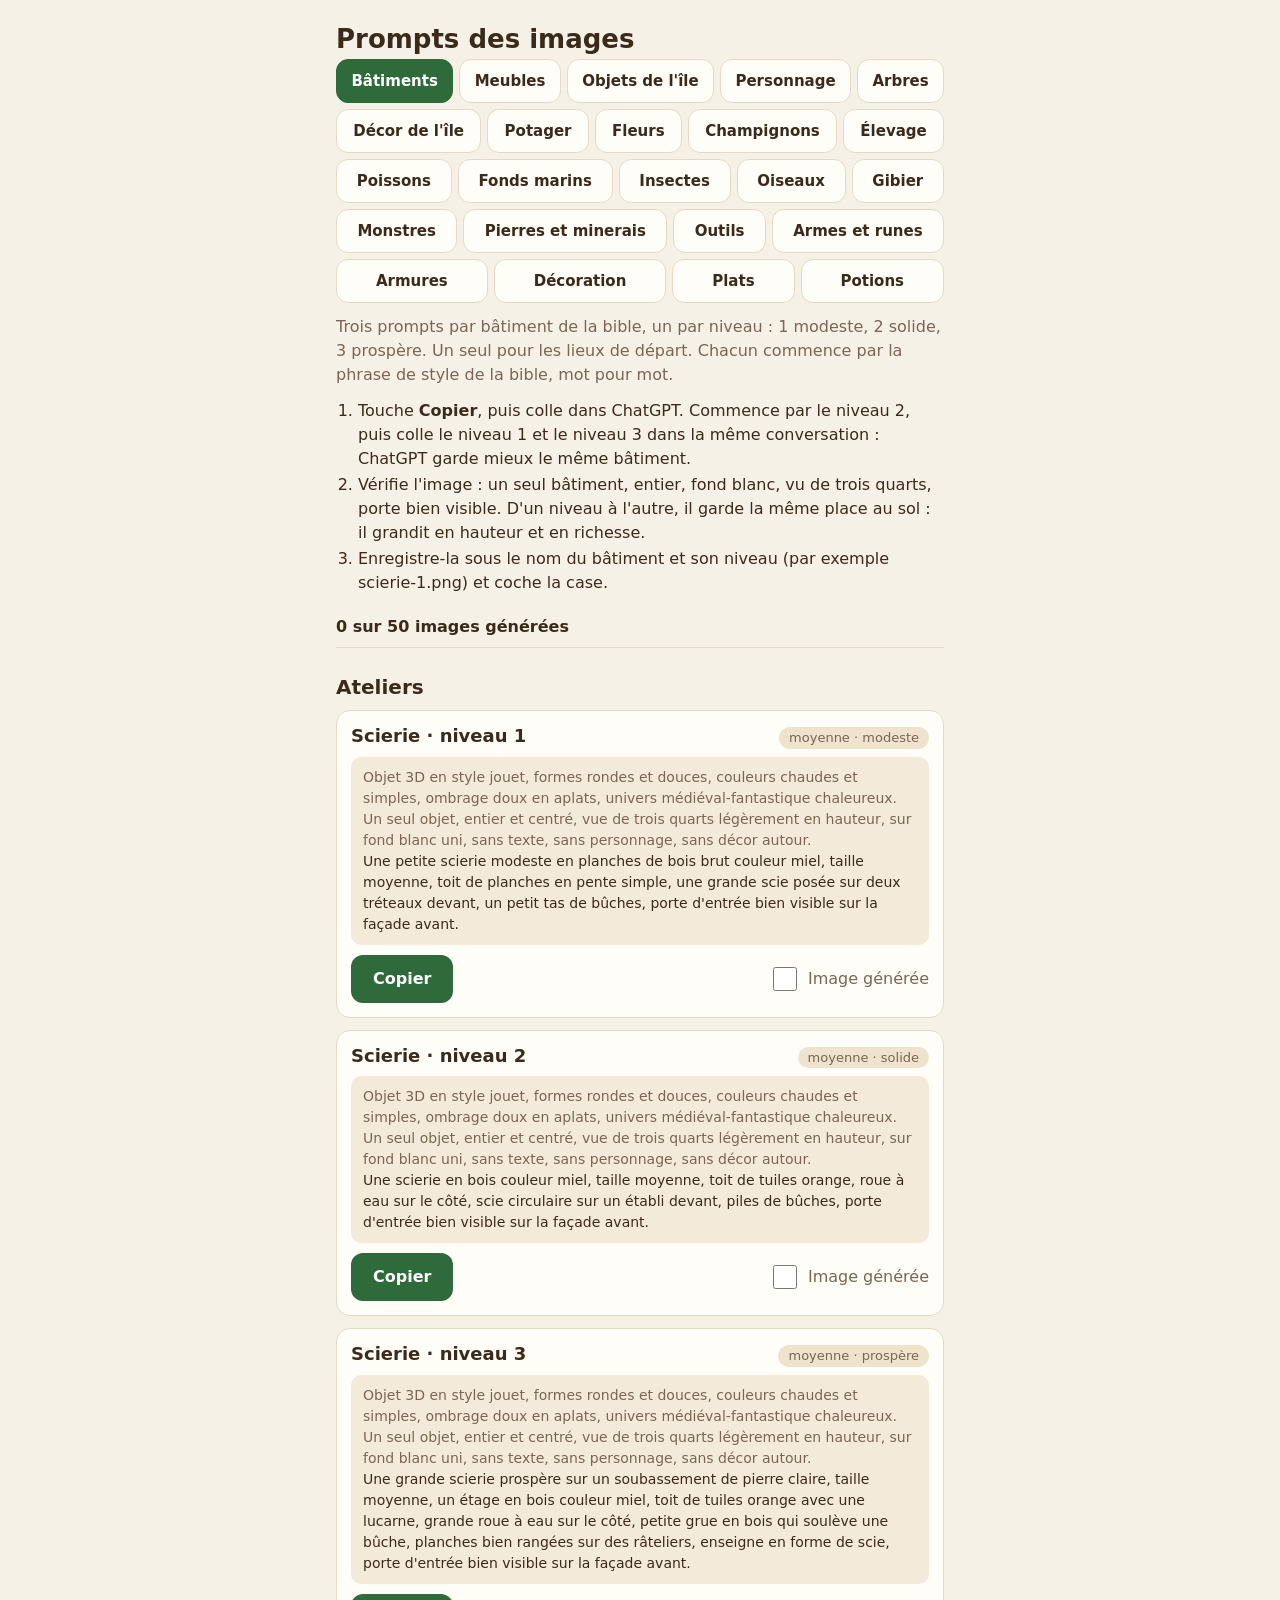
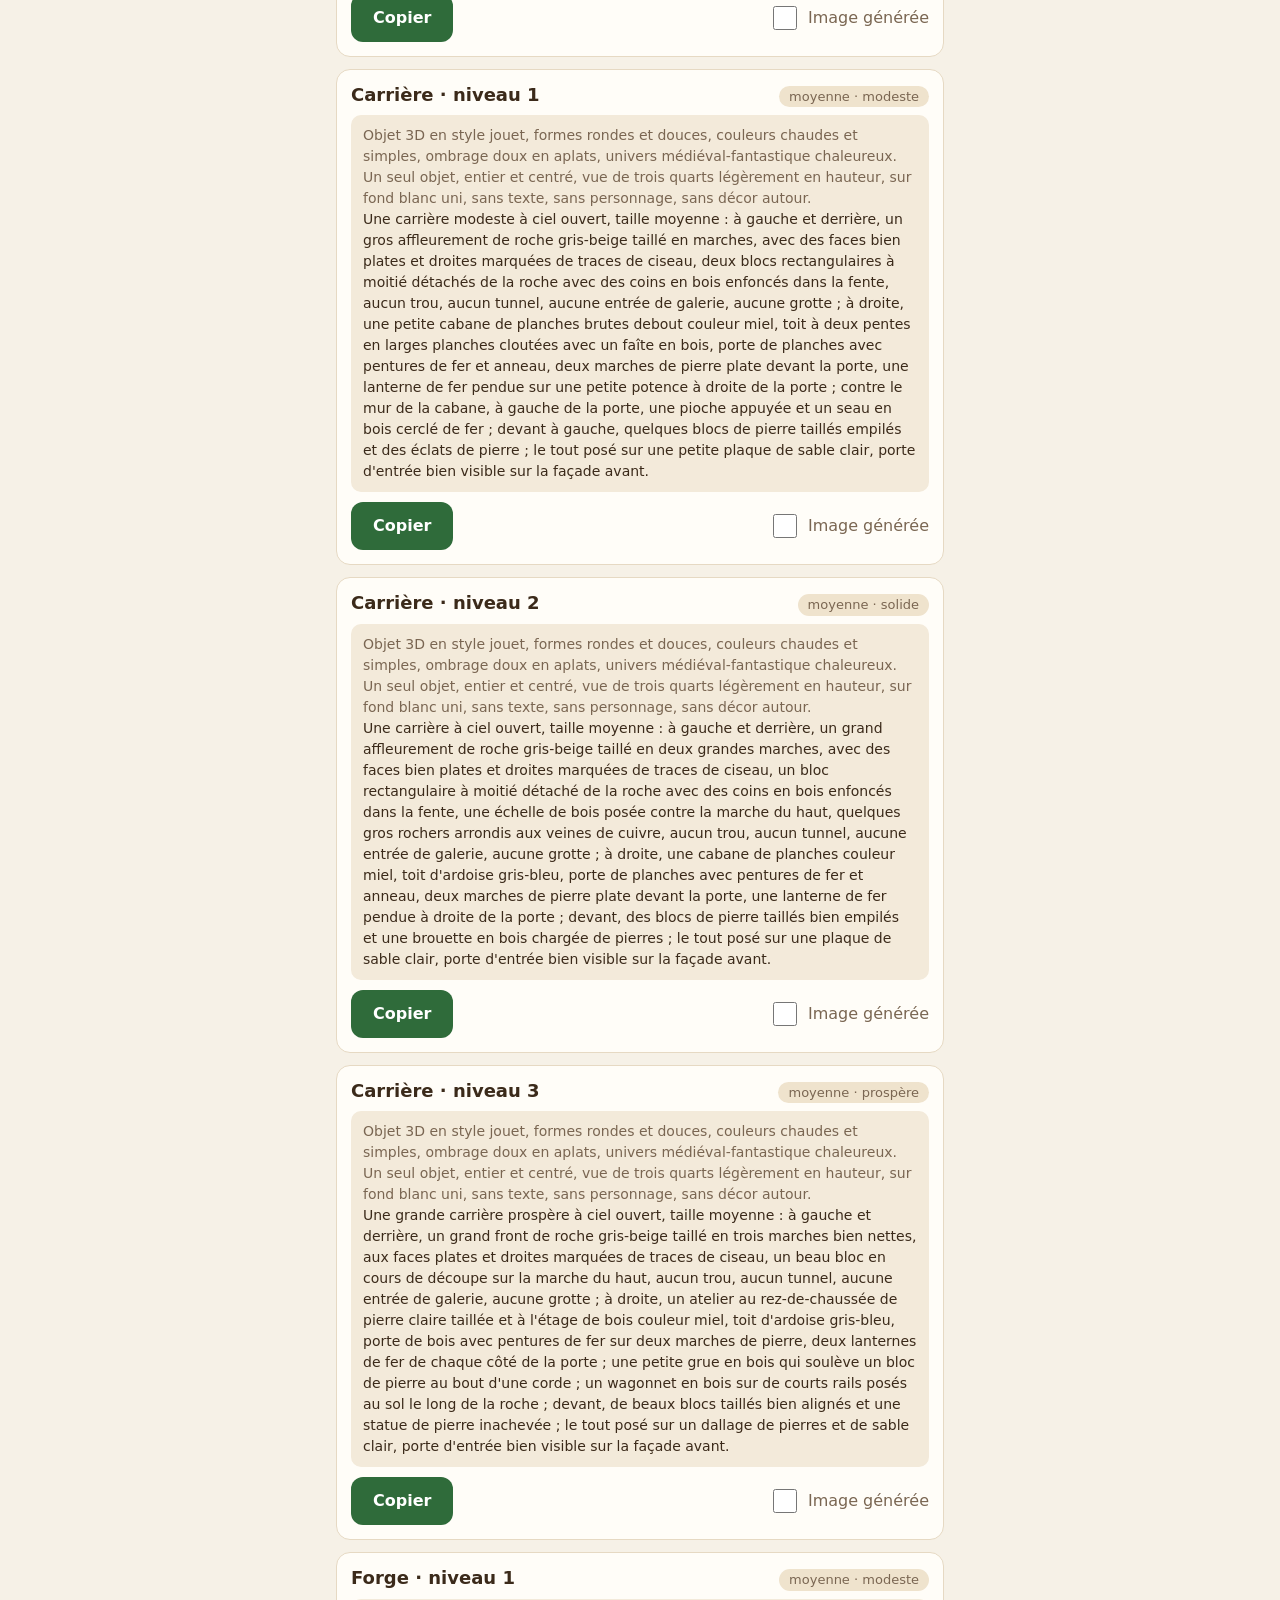
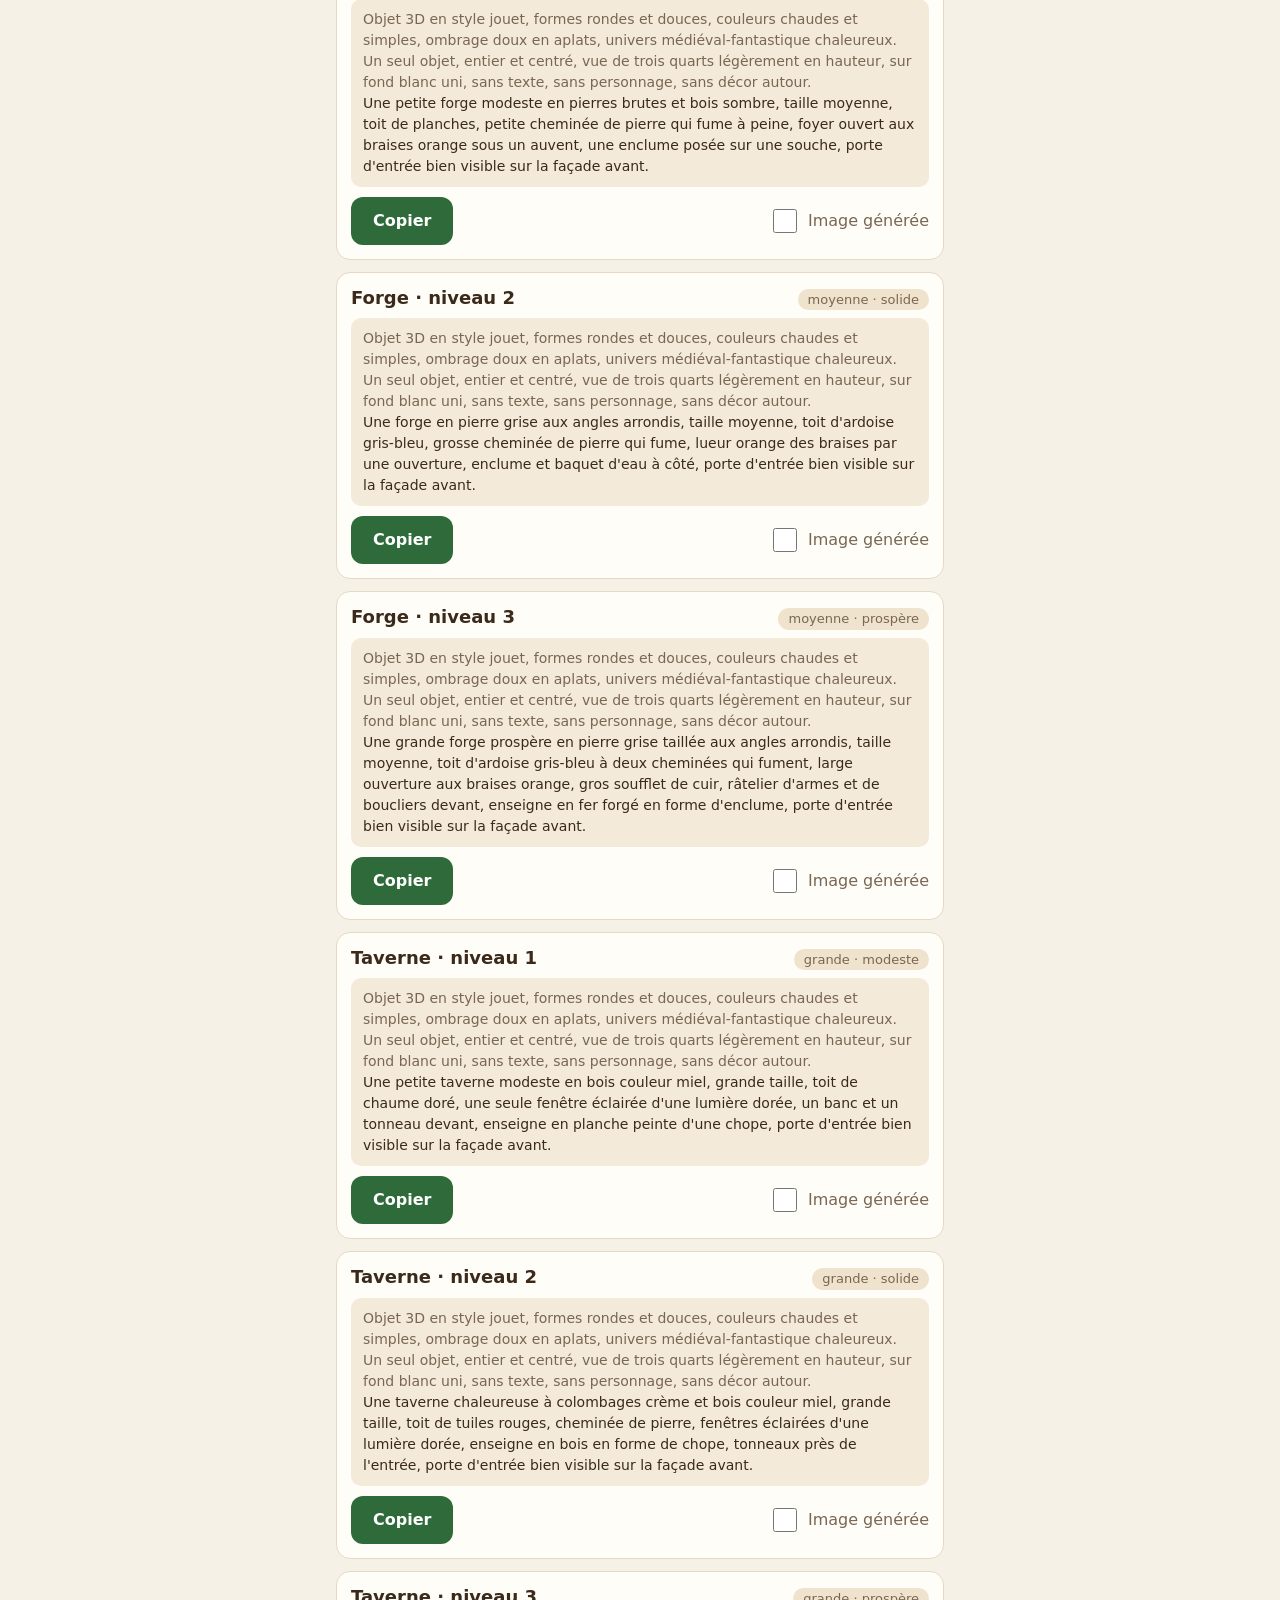
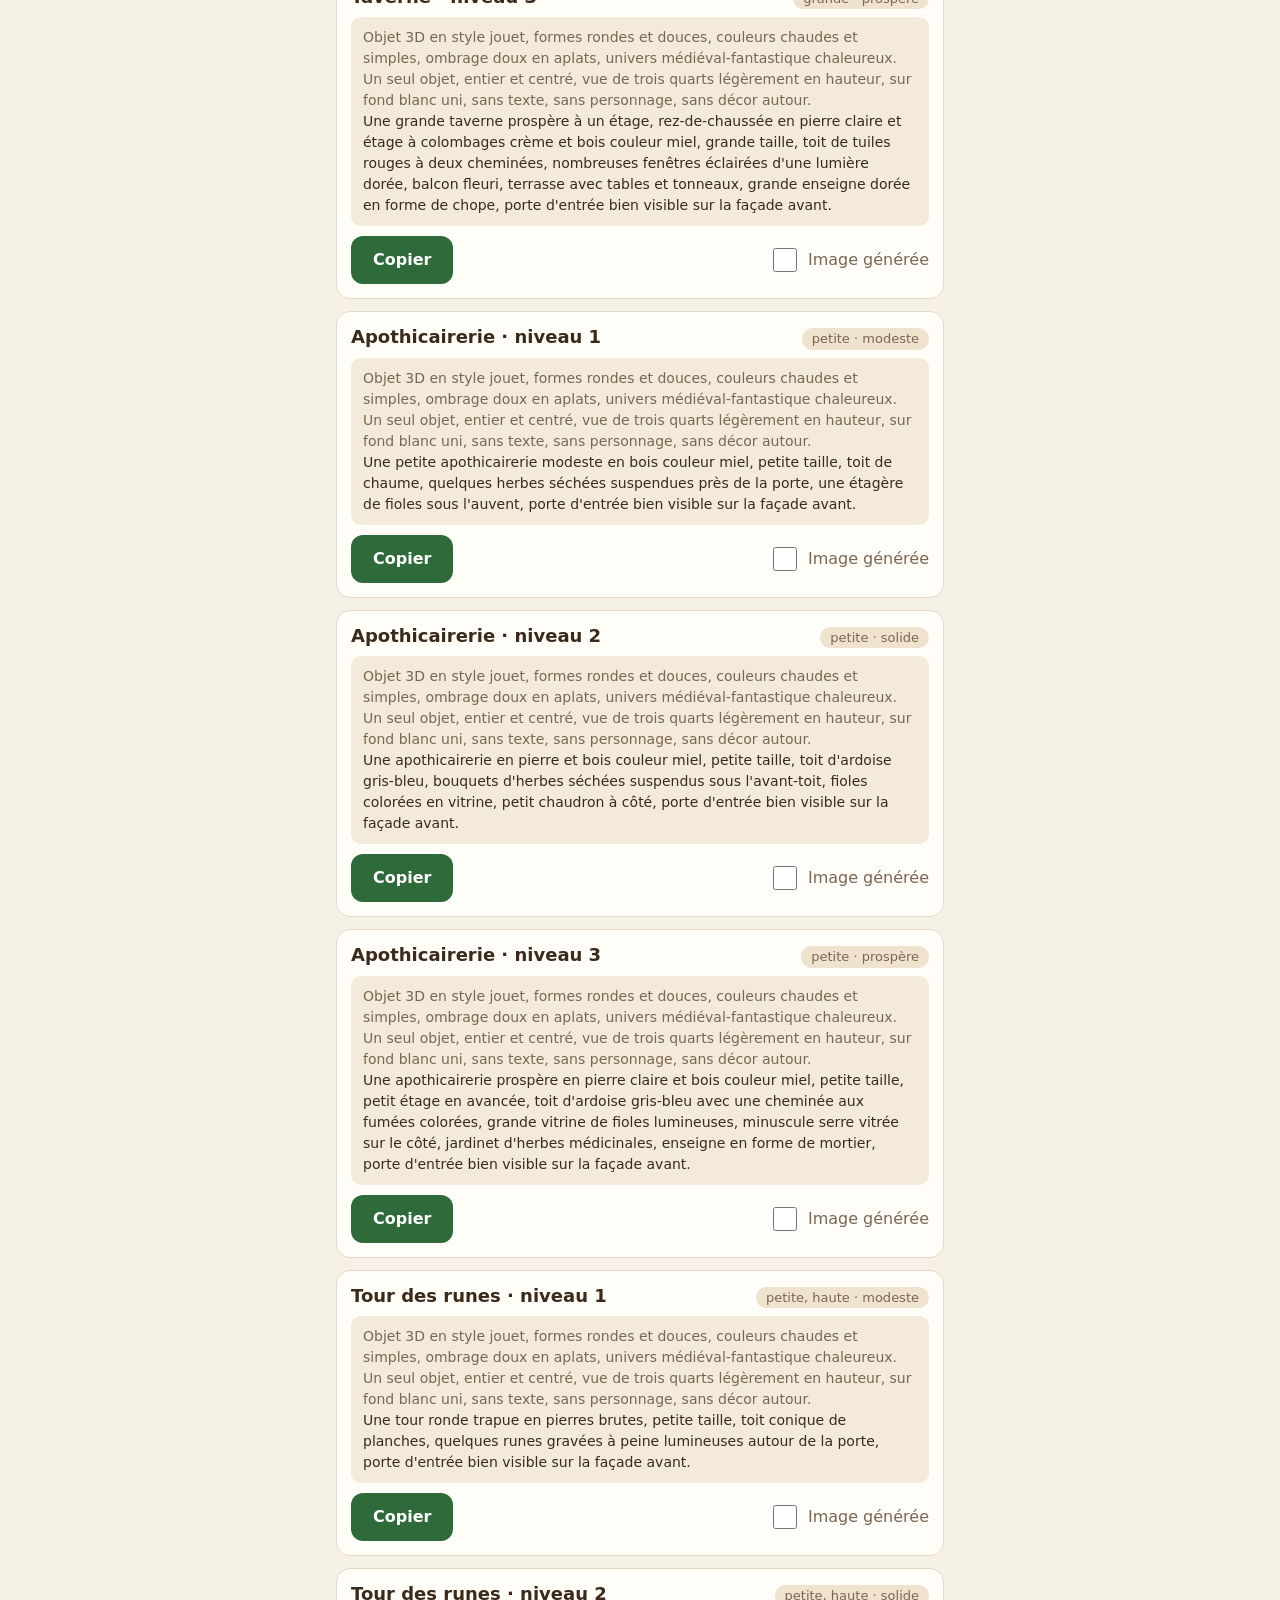
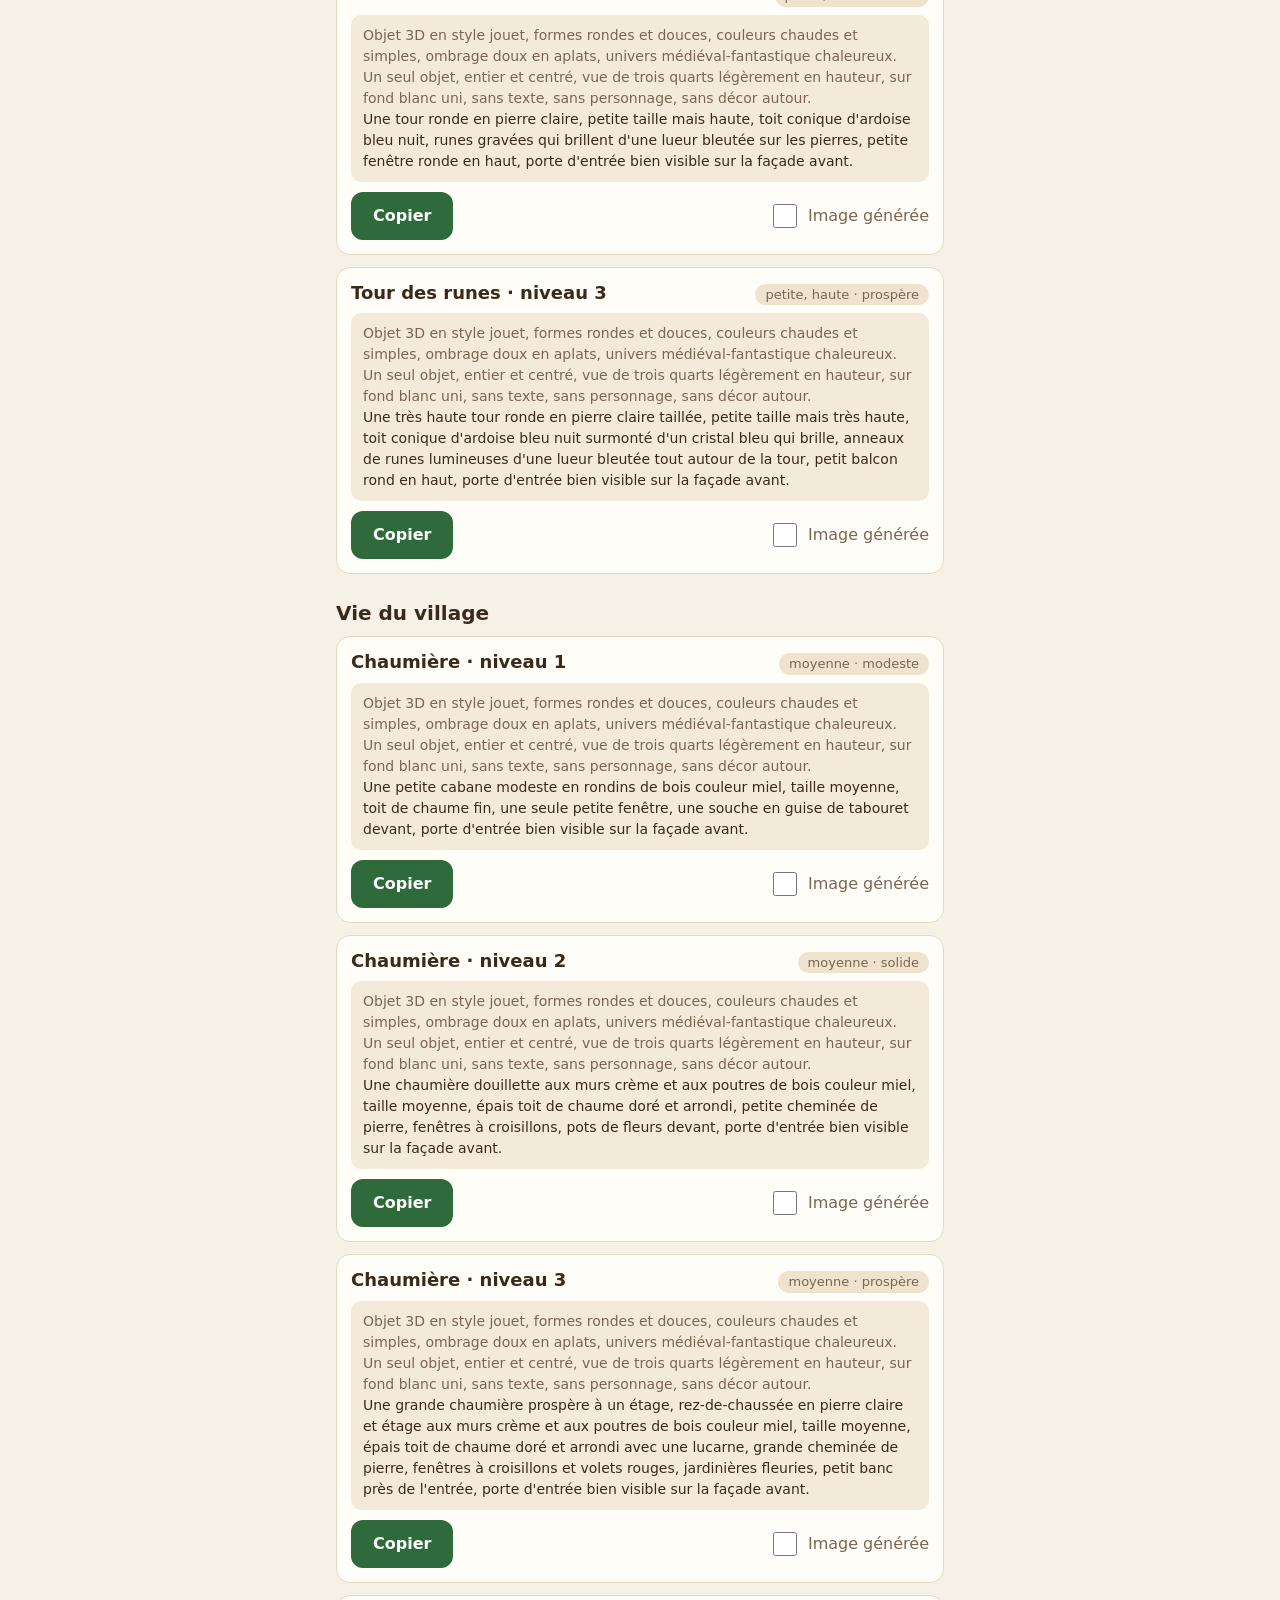
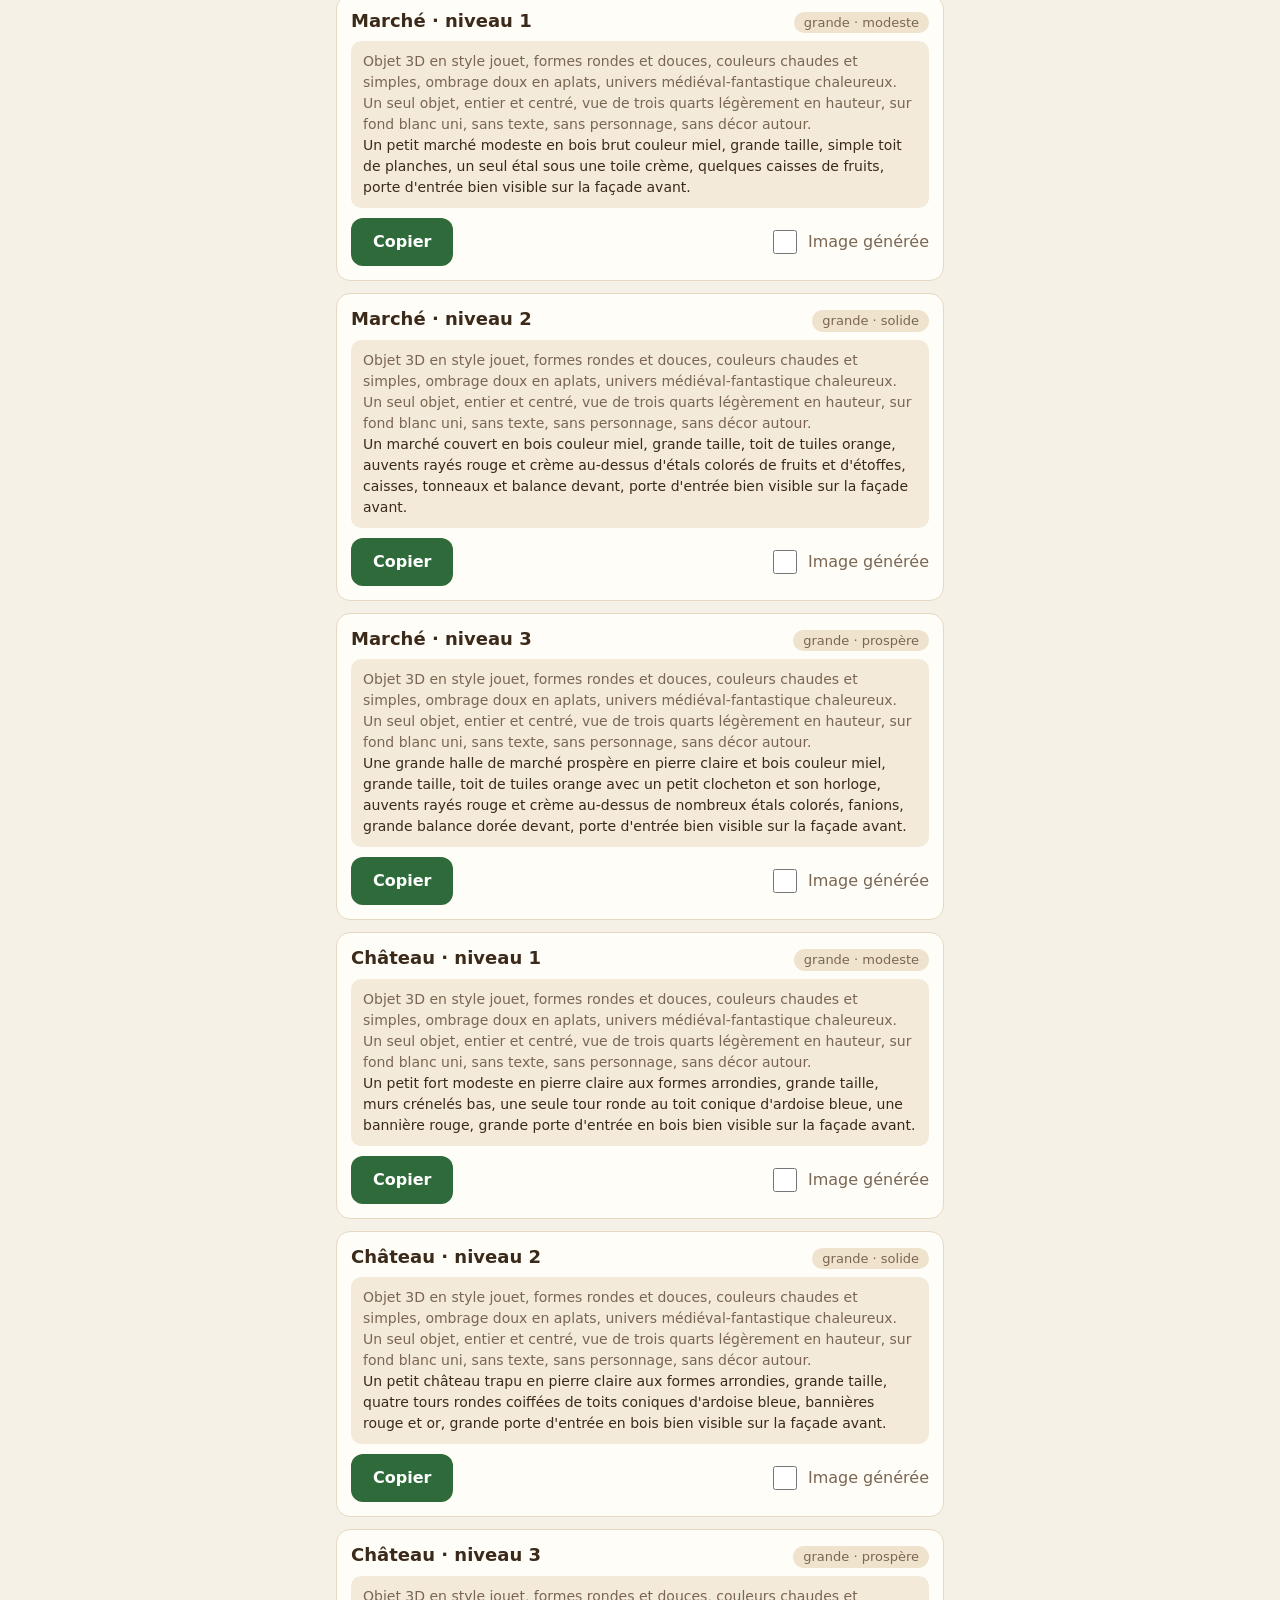
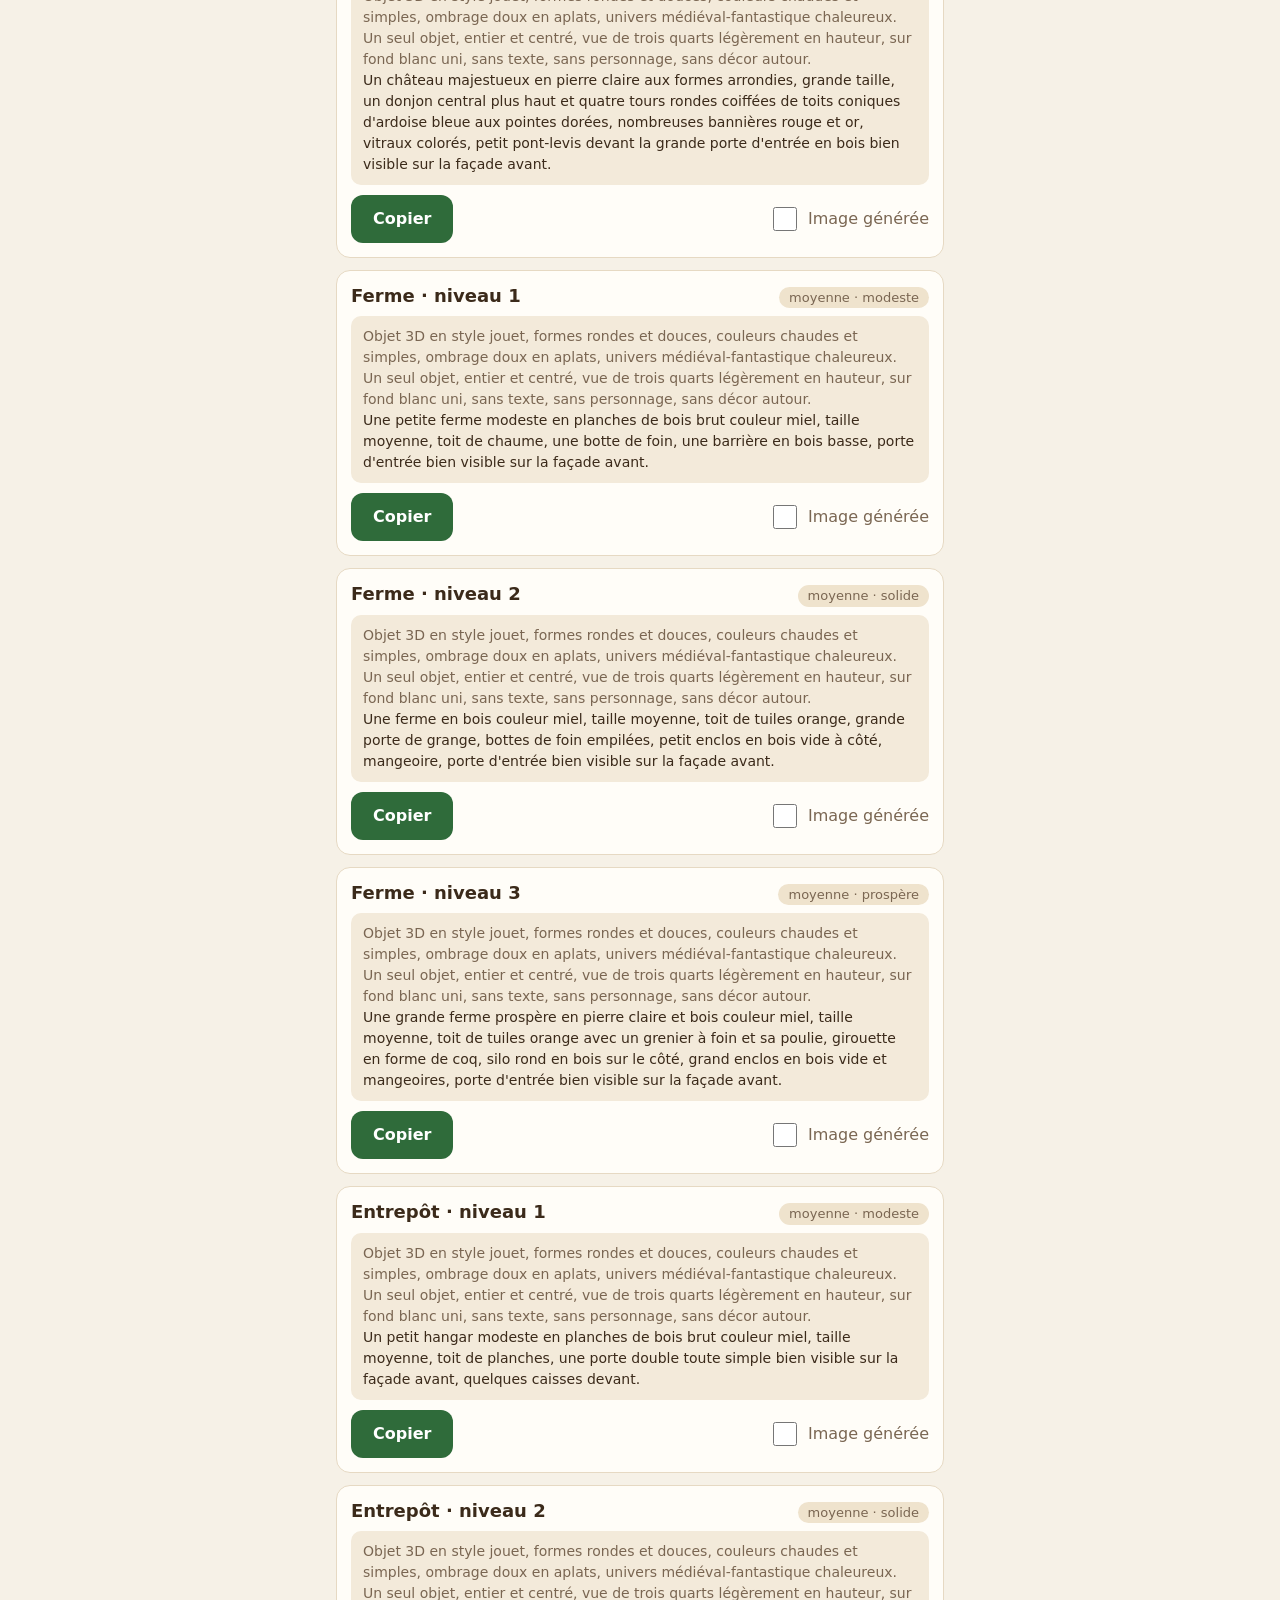
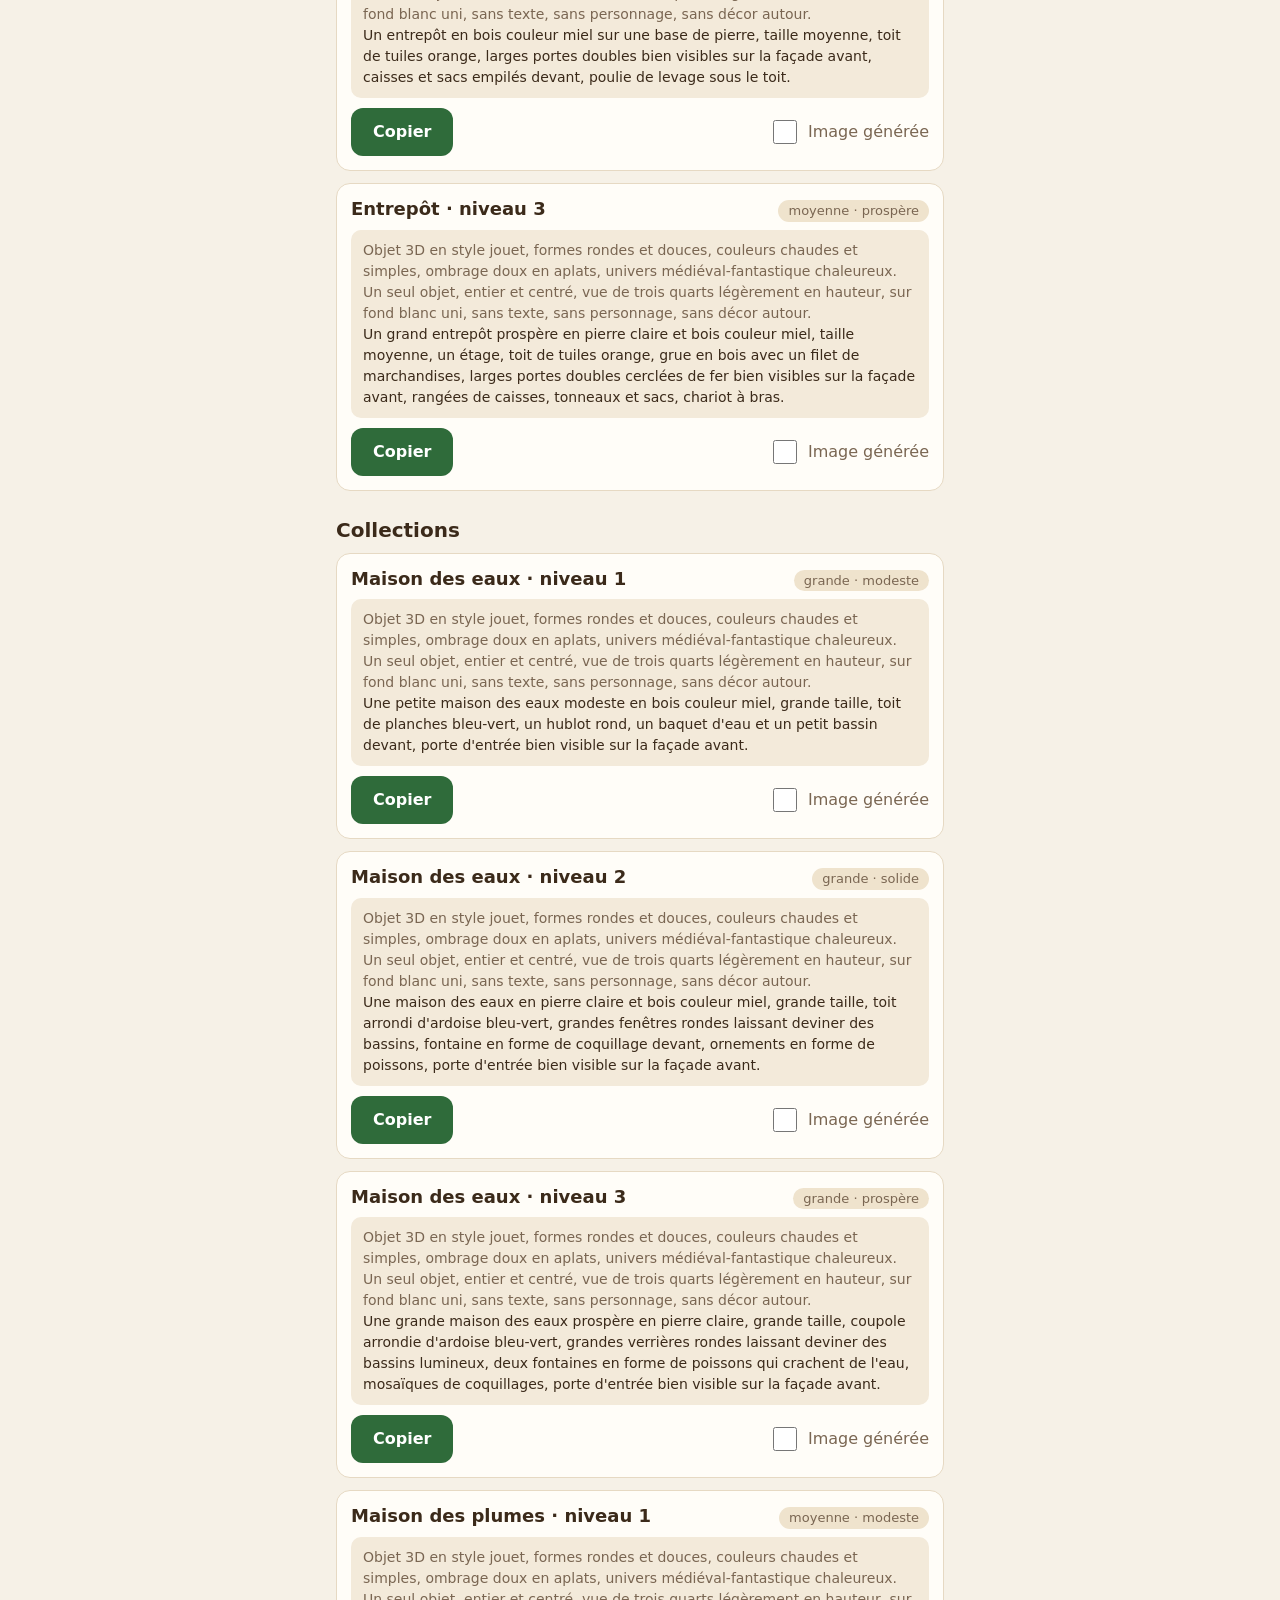
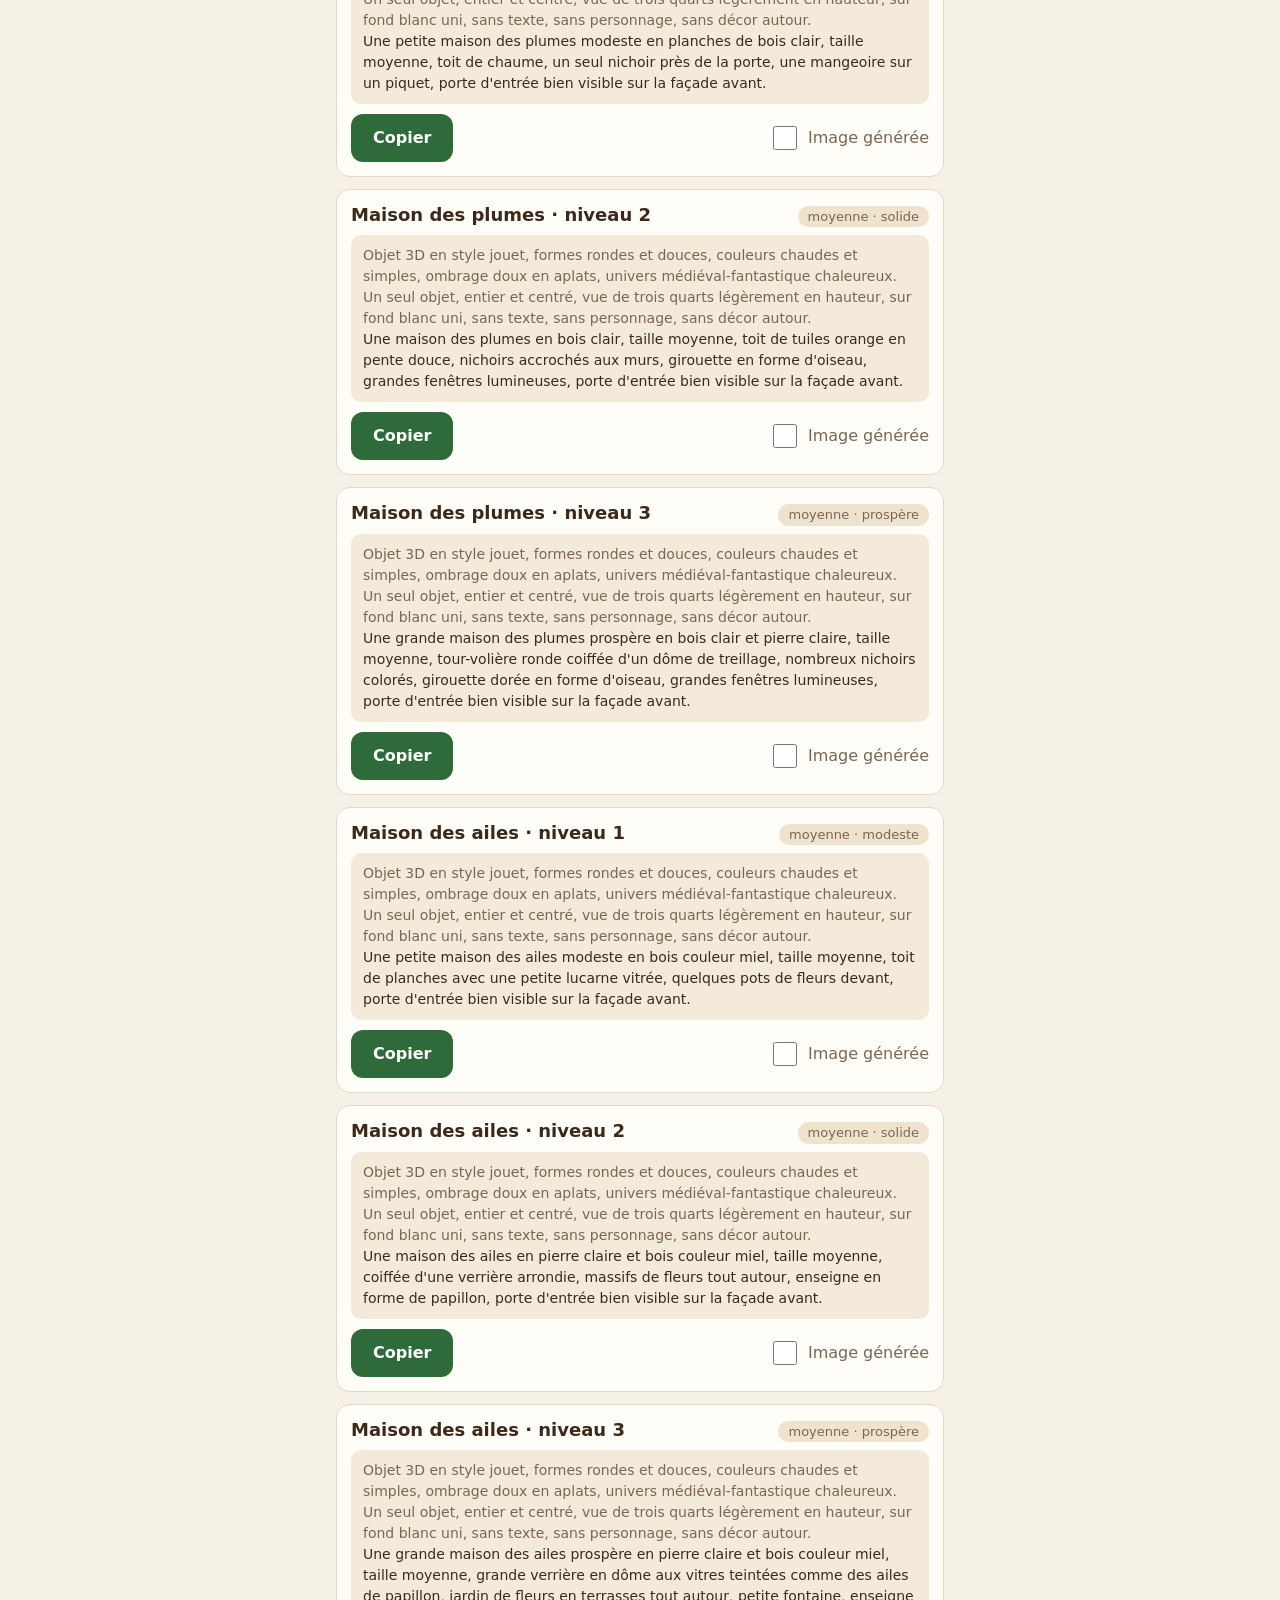
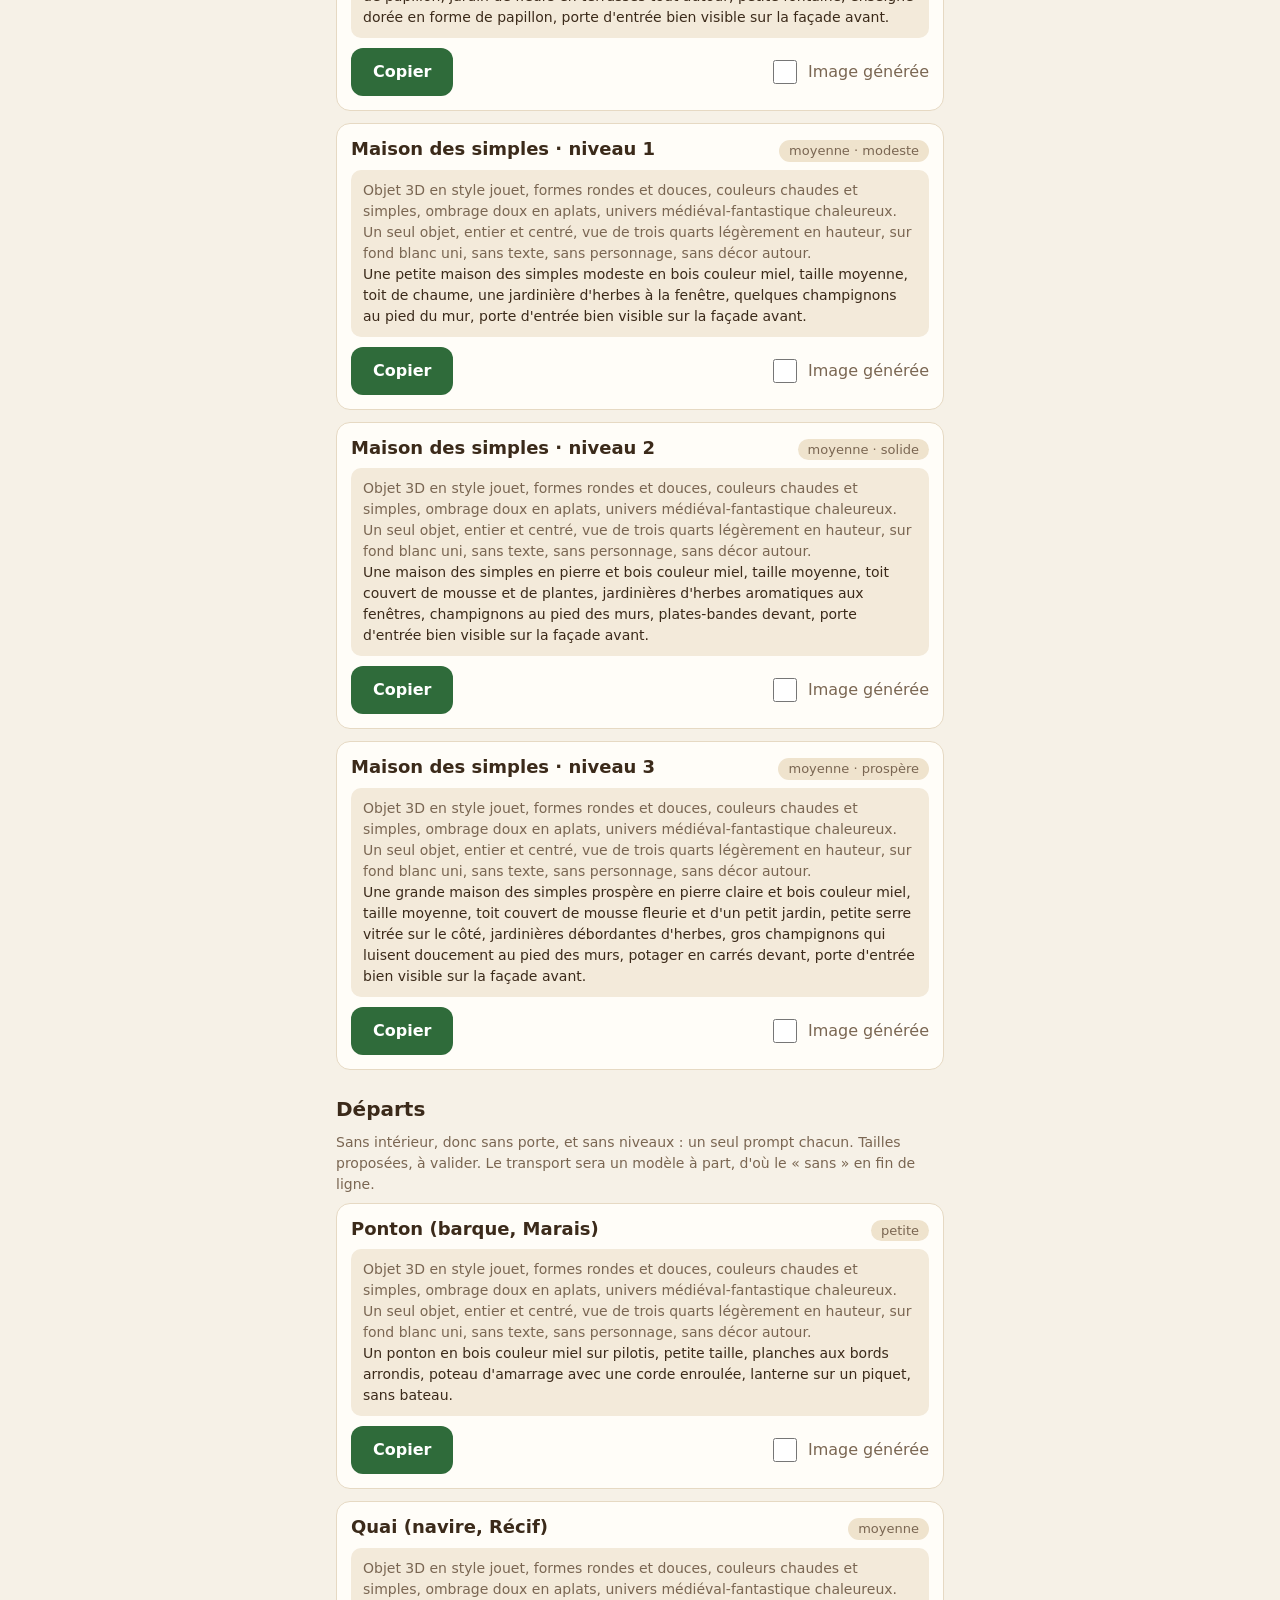
<file: prompts.html>
<!doctype html>
<html lang="fr">
<head>
<meta charset="utf-8">
<meta name="viewport" content="width=device-width, initial-scale=1, viewport-fit=cover">
<title>Prompts des images</title>
<!-- Les prompts Gemini du jeu, à copier d'un toucher depuis le téléphone, un onglet par famille.
     Bâtiments et Meubles : même contenu que les fiches « Prompts Gemini : bâtiments » et « Prompts Gemini : meubles »
     (docs Claude) : garder la page et les fiches d'accord. Les autres onglets (demande de Yo, 7 octobre 2026) :
     tout le Grand Carnet, dans prompts-carnet.js. -->
<style>
:root{
  --bg:#F6F1E7; --card:#FFFDF8; --ink:#3B2A1A; --muted:#7A6652; --line:#E6D9C3;
  --prompt:#F3EADA; --accent:#2F6B3A; --on-accent:#FFFFFF; --done:#2F6B3A; --chip:#EFE3CD;
  color-scheme:light;
}
@media (prefers-color-scheme: dark){
  :root:not([data-theme="light"]){
    --bg:#1A1612; --card:#241E18; --ink:#F1E6D4; --muted:#B9A68E; --line:#3A3027;
    --prompt:#2E261E; --accent:#6DB47A; --on-accent:#0E1A12; --done:#6DB47A; --chip:#3A3027;
    color-scheme:dark;
  }
}
:root[data-theme="dark"]{
  --bg:#1A1612; --card:#241E18; --ink:#F1E6D4; --muted:#B9A68E; --line:#3A3027;
  --prompt:#2E261E; --accent:#6DB47A; --on-accent:#0E1A12; --done:#6DB47A; --chip:#3A3027;
  color-scheme:dark;
}
*,*::before,*::after{box-sizing:border-box}
html{-webkit-text-size-adjust:100%}
body{margin:0;background:var(--bg);color:var(--ink);font:16px/1.5 system-ui,-apple-system,'Segoe UI',Roboto,sans-serif}
main{max-width:640px;margin:0 auto;padding:calc(16px + env(safe-area-inset-top,0px)) 16px calc(32px + env(safe-area-inset-bottom,0px))}
h1{font-size:26px;line-height:1.2;margin:8px 0 4px}
.lead{color:var(--muted);margin:0 0 12px}
.steps{margin:0 0 12px;padding-left:22px}
.steps li{margin:2px 0}
.progress{position:sticky;top:0;z-index:2;background:var(--bg);padding:8px 0;border-bottom:1px solid var(--line);font-weight:600}
h2{font-size:20px;margin:24px 0 8px}
.note{color:var(--muted);font-size:14px;margin:0 0 8px}
.card{background:var(--card);border:1px solid var(--line);border-radius:14px;padding:14px;margin:0 0 12px}
.card.is-done{border-color:var(--done)}
.head{display:flex;align-items:baseline;justify-content:space-between;gap:8px;margin:0 0 8px}
.head h3{font-size:18px;margin:0;line-height:1.25}
.size{flex:none;background:var(--chip);border-radius:999px;padding:1px 10px;font-size:13px;color:var(--muted)}
.prompt{background:var(--prompt);border-radius:10px;padding:10px 12px;margin:0 0 10px;font-size:14px;white-space:pre-wrap;-webkit-user-select:text;user-select:text}
.prompt .style{color:var(--muted)}
.actions{display:flex;align-items:center;justify-content:space-between;gap:12px}
.copy{appearance:none;border:0;border-radius:12px;min-height:48px;padding:0 22px;background:var(--accent);color:var(--on-accent);font:inherit;font-weight:700;cursor:pointer;touch-action:manipulation}
.copy.ok{filter:brightness(1.1)}
.check{display:flex;align-items:center;gap:8px;min-height:48px;cursor:pointer;color:var(--muted)}
.check input{width:24px;height:24px;accent-color:var(--done)}
.tabs{display:flex;flex-wrap:wrap;gap:6px;margin:0 0 12px}
.tab{flex:1 1 auto;min-height:44px;padding:0 12px;border-radius:12px;border:1px solid var(--line);background:var(--card);color:var(--ink);font:inherit;font-size:15px;font-weight:700;cursor:pointer;touch-action:manipulation}
.tab[aria-selected="true"]{background:var(--accent);color:var(--on-accent);border-color:var(--accent)}
:focus-visible{outline:3px solid var(--accent);outline-offset:2px}
</style>
</head>
<body>
<main>
  <h1>Prompts des images</h1>
  <div class="tabs" role="tablist" id="tabs"></div>
  <p class="lead" id="lead"></p>
  <ol class="steps" id="steps"></ol>
  <div class="progress" id="progress" aria-live="polite"></div>
  <div id="list"></div>
</main>

<script src="prompts-carnet.js"></script>
<script>
(function(){
"use strict";
/* Phrase de style de la bible (fiche de commande, étape 0.7), mot pour mot */
const STYLE = "Objet 3D en style jouet, formes rondes et douces, couleurs chaudes et simples, ombrage doux en aplats, univers médiéval-fantastique chaleureux. Un seul objet, entier et centré, vue de trois quarts légèrement en hauteur, sur fond blanc uni, sans texte, sans personnage, sans décor autour.";
/* Pour les créatures (bible, fiche de commande) : « la vue de face remplace la vue de trois quarts, et on retire
   « sans personnage » » */
const STYLE_CREATURE = "Objet 3D en style jouet, formes rondes et douces, couleurs chaudes et simples, ombrage doux en aplats, univers médiéval-fantastique chaleureux. Un seul objet, entier et centré, vue de face, sur fond blanc uni, sans texte, sans décor autour.";
/* Choix de Yo (7 octobre 2026) : les poissons, les fonds marins et les insectes de côté, on voit mieux leur forme */
const STYLE_COTE = "Objet 3D en style jouet, formes rondes et douces, couleurs chaudes et simples, ombrage doux en aplats, univers médiéval-fantastique chaleureux. Un seul objet, entier et centré, vue de côté légèrement en hauteur, sur fond blanc uni, sans texte, sans décor autour.";
const styleDe = c => c.style === "creature" ? STYLE_CREATURE : c.style === "cote" ? STYLE_COTE : STYLE;
const FAMILIES = [
  {name:"Ateliers", items:[
    {id:"scierie", name:"Scierie", size:"moyenne", line:"Une scierie en bois couleur miel, taille moyenne, toit de tuiles orange, roue à eau sur le côté, scie circulaire sur un établi devant, piles de bûches, porte d'entrée bien visible sur la façade avant.",
      n1:"Une petite scierie modeste en planches de bois brut couleur miel, taille moyenne, toit de planches en pente simple, une grande scie posée sur deux tréteaux devant, un petit tas de bûches, porte d'entrée bien visible sur la façade avant.",
      n3:"Une grande scierie prospère sur un soubassement de pierre claire, taille moyenne, un étage en bois couleur miel, toit de tuiles orange avec une lucarne, grande roue à eau sur le côté, petite grue en bois qui soulève une bûche, planches bien rangées sur des râteliers, enseigne en forme de scie, porte d'entrée bien visible sur la façade avant."},
    /* la Carrière refaite à ciel ouvert (Yo, 29 octobre 2026 : « ce troue fait défaut au jeu car il y aura la mine ») :
       une roche taillée en marches, à plat, jamais de trou, de tunnel ni de galerie */
    {id:"carriere", name:"Carrière", size:"moyenne", line:"Une carrière à ciel ouvert, taille moyenne : à gauche et derrière, un grand affleurement de roche gris-beige taillé en deux grandes marches, avec des faces bien plates et droites marquées de traces de ciseau, un bloc rectangulaire à moitié détaché de la roche avec des coins en bois enfoncés dans la fente, une échelle de bois posée contre la marche du haut, quelques gros rochers arrondis aux veines de cuivre, aucun trou, aucun tunnel, aucune entrée de galerie, aucune grotte ; à droite, une cabane de planches couleur miel, toit d'ardoise gris-bleu, porte de planches avec pentures de fer et anneau, deux marches de pierre plate devant la porte, une lanterne de fer pendue à droite de la porte ; devant, des blocs de pierre taillés bien empilés et une brouette en bois chargée de pierres ; le tout posé sur une plaque de sable clair, porte d'entrée bien visible sur la façade avant.",
      n1:"Une carrière modeste à ciel ouvert, taille moyenne : à gauche et derrière, un gros affleurement de roche gris-beige taillé en marches, avec des faces bien plates et droites marquées de traces de ciseau, deux blocs rectangulaires à moitié détachés de la roche avec des coins en bois enfoncés dans la fente, aucun trou, aucun tunnel, aucune entrée de galerie, aucune grotte ; à droite, une petite cabane de planches brutes debout couleur miel, toit à deux pentes en larges planches cloutées avec un faîte en bois, porte de planches avec pentures de fer et anneau, deux marches de pierre plate devant la porte, une lanterne de fer pendue sur une petite potence à droite de la porte ; contre le mur de la cabane, à gauche de la porte, une pioche appuyée et un seau en bois cerclé de fer ; devant à gauche, quelques blocs de pierre taillés empilés et des éclats de pierre ; le tout posé sur une petite plaque de sable clair, porte d'entrée bien visible sur la façade avant.",
      n3:"Une grande carrière prospère à ciel ouvert, taille moyenne : à gauche et derrière, un grand front de roche gris-beige taillé en trois marches bien nettes, aux faces plates et droites marquées de traces de ciseau, un beau bloc en cours de découpe sur la marche du haut, aucun trou, aucun tunnel, aucune entrée de galerie, aucune grotte ; à droite, un atelier au rez-de-chaussée de pierre claire taillée et à l'étage de bois couleur miel, toit d'ardoise gris-bleu, porte de bois avec pentures de fer sur deux marches de pierre, deux lanternes de fer de chaque côté de la porte ; une petite grue en bois qui soulève un bloc de pierre au bout d'une corde ; un wagonnet en bois sur de courts rails posés au sol le long de la roche ; devant, de beaux blocs taillés bien alignés et une statue de pierre inachevée ; le tout posé sur un dallage de pierres et de sable clair, porte d'entrée bien visible sur la façade avant."},
    {id:"forge", name:"Forge", size:"moyenne", line:"Une forge en pierre grise aux angles arrondis, taille moyenne, toit d'ardoise gris-bleu, grosse cheminée de pierre qui fume, lueur orange des braises par une ouverture, enclume et baquet d'eau à côté, porte d'entrée bien visible sur la façade avant.",
      n1:"Une petite forge modeste en pierres brutes et bois sombre, taille moyenne, toit de planches, petite cheminée de pierre qui fume à peine, foyer ouvert aux braises orange sous un auvent, une enclume posée sur une souche, porte d'entrée bien visible sur la façade avant.",
      n3:"Une grande forge prospère en pierre grise taillée aux angles arrondis, taille moyenne, toit d'ardoise gris-bleu à deux cheminées qui fument, large ouverture aux braises orange, gros soufflet de cuir, râtelier d'armes et de boucliers devant, enseigne en fer forgé en forme d'enclume, porte d'entrée bien visible sur la façade avant."},
    {id:"taverne", name:"Taverne", size:"grande", line:"Une taverne chaleureuse à colombages crème et bois couleur miel, grande taille, toit de tuiles rouges, cheminée de pierre, fenêtres éclairées d'une lumière dorée, enseigne en bois en forme de chope, tonneaux près de l'entrée, porte d'entrée bien visible sur la façade avant.",
      n1:"Une petite taverne modeste en bois couleur miel, grande taille, toit de chaume doré, une seule fenêtre éclairée d'une lumière dorée, un banc et un tonneau devant, enseigne en planche peinte d'une chope, porte d'entrée bien visible sur la façade avant.",
      n3:"Une grande taverne prospère à un étage, rez-de-chaussée en pierre claire et étage à colombages crème et bois couleur miel, grande taille, toit de tuiles rouges à deux cheminées, nombreuses fenêtres éclairées d'une lumière dorée, balcon fleuri, terrasse avec tables et tonneaux, grande enseigne dorée en forme de chope, porte d'entrée bien visible sur la façade avant."},
    {id:"apothicairerie", name:"Apothicairerie", size:"petite", line:"Une apothicairerie en pierre et bois couleur miel, petite taille, toit d'ardoise gris-bleu, bouquets d'herbes séchées suspendus sous l'avant-toit, fioles colorées en vitrine, petit chaudron à côté, porte d'entrée bien visible sur la façade avant.",
      n1:"Une petite apothicairerie modeste en bois couleur miel, petite taille, toit de chaume, quelques herbes séchées suspendues près de la porte, une étagère de fioles sous l'auvent, porte d'entrée bien visible sur la façade avant.",
      n3:"Une apothicairerie prospère en pierre claire et bois couleur miel, petite taille, petit étage en avancée, toit d'ardoise gris-bleu avec une cheminée aux fumées colorées, grande vitrine de fioles lumineuses, minuscule serre vitrée sur le côté, jardinet d'herbes médicinales, enseigne en forme de mortier, porte d'entrée bien visible sur la façade avant."},
    {id:"tour-des-runes", name:"Tour des runes", size:"petite, haute", line:"Une tour ronde en pierre claire, petite taille mais haute, toit conique d'ardoise bleu nuit, runes gravées qui brillent d'une lueur bleutée sur les pierres, petite fenêtre ronde en haut, porte d'entrée bien visible sur la façade avant.",
      n1:"Une tour ronde trapue en pierres brutes, petite taille, toit conique de planches, quelques runes gravées à peine lumineuses autour de la porte, porte d'entrée bien visible sur la façade avant.",
      n3:"Une très haute tour ronde en pierre claire taillée, petite taille mais très haute, toit conique d'ardoise bleu nuit surmonté d'un cristal bleu qui brille, anneaux de runes lumineuses d'une lueur bleutée tout autour de la tour, petit balcon rond en haut, porte d'entrée bien visible sur la façade avant."}
  ]},
  {name:"Vie du village", items:[
    {id:"chaumiere", name:"Chaumière", size:"moyenne", line:"Une chaumière douillette aux murs crème et aux poutres de bois couleur miel, taille moyenne, épais toit de chaume doré et arrondi, petite cheminée de pierre, fenêtres à croisillons, pots de fleurs devant, porte d'entrée bien visible sur la façade avant.",
      n1:"Une petite cabane modeste en rondins de bois couleur miel, taille moyenne, toit de chaume fin, une seule petite fenêtre, une souche en guise de tabouret devant, porte d'entrée bien visible sur la façade avant.",
      n3:"Une grande chaumière prospère à un étage, rez-de-chaussée en pierre claire et étage aux murs crème et aux poutres de bois couleur miel, taille moyenne, épais toit de chaume doré et arrondi avec une lucarne, grande cheminée de pierre, fenêtres à croisillons et volets rouges, jardinières fleuries, petit banc près de l'entrée, porte d'entrée bien visible sur la façade avant."},
    {id:"marche", name:"Marché", size:"grande", line:"Un marché couvert en bois couleur miel, grande taille, toit de tuiles orange, auvents rayés rouge et crème au-dessus d'étals colorés de fruits et d'étoffes, caisses, tonneaux et balance devant, porte d'entrée bien visible sur la façade avant.",
      n1:"Un petit marché modeste en bois brut couleur miel, grande taille, simple toit de planches, un seul étal sous une toile crème, quelques caisses de fruits, porte d'entrée bien visible sur la façade avant.",
      n3:"Une grande halle de marché prospère en pierre claire et bois couleur miel, grande taille, toit de tuiles orange avec un petit clocheton et son horloge, auvents rayés rouge et crème au-dessus de nombreux étals colorés, fanions, grande balance dorée devant, porte d'entrée bien visible sur la façade avant."},
    {id:"chateau", name:"Château", size:"grande", line:"Un petit château trapu en pierre claire aux formes arrondies, grande taille, quatre tours rondes coiffées de toits coniques d'ardoise bleue, bannières rouge et or, grande porte d'entrée en bois bien visible sur la façade avant.",
      n1:"Un petit fort modeste en pierre claire aux formes arrondies, grande taille, murs crénelés bas, une seule tour ronde au toit conique d'ardoise bleue, une bannière rouge, grande porte d'entrée en bois bien visible sur la façade avant.",
      n3:"Un château majestueux en pierre claire aux formes arrondies, grande taille, un donjon central plus haut et quatre tours rondes coiffées de toits coniques d'ardoise bleue aux pointes dorées, nombreuses bannières rouge et or, vitraux colorés, petit pont-levis devant la grande porte d'entrée en bois bien visible sur la façade avant."},
    {id:"ferme", name:"Ferme", size:"moyenne", line:"Une ferme en bois couleur miel, taille moyenne, toit de tuiles orange, grande porte de grange, bottes de foin empilées, petit enclos en bois vide à côté, mangeoire, porte d'entrée bien visible sur la façade avant.",
      n1:"Une petite ferme modeste en planches de bois brut couleur miel, taille moyenne, toit de chaume, une botte de foin, une barrière en bois basse, porte d'entrée bien visible sur la façade avant.",
      n3:"Une grande ferme prospère en pierre claire et bois couleur miel, taille moyenne, toit de tuiles orange avec un grenier à foin et sa poulie, girouette en forme de coq, silo rond en bois sur le côté, grand enclos en bois vide et mangeoires, porte d'entrée bien visible sur la façade avant."},
    {id:"entrepot", name:"Entrepôt", size:"moyenne", line:"Un entrepôt en bois couleur miel sur une base de pierre, taille moyenne, toit de tuiles orange, larges portes doubles bien visibles sur la façade avant, caisses et sacs empilés devant, poulie de levage sous le toit.",
      n1:"Un petit hangar modeste en planches de bois brut couleur miel, taille moyenne, toit de planches, une porte double toute simple bien visible sur la façade avant, quelques caisses devant.",
      n3:"Un grand entrepôt prospère en pierre claire et bois couleur miel, taille moyenne, un étage, toit de tuiles orange, grue en bois avec un filet de marchandises, larges portes doubles cerclées de fer bien visibles sur la façade avant, rangées de caisses, tonneaux et sacs, chariot à bras."}
  ]},
  {name:"Collections", items:[
    {id:"maison-des-eaux", name:"Maison des eaux", size:"grande", line:"Une maison des eaux en pierre claire et bois couleur miel, grande taille, toit arrondi d'ardoise bleu-vert, grandes fenêtres rondes laissant deviner des bassins, fontaine en forme de coquillage devant, ornements en forme de poissons, porte d'entrée bien visible sur la façade avant.",
      n1:"Une petite maison des eaux modeste en bois couleur miel, grande taille, toit de planches bleu-vert, un hublot rond, un baquet d'eau et un petit bassin devant, porte d'entrée bien visible sur la façade avant.",
      n3:"Une grande maison des eaux prospère en pierre claire, grande taille, coupole arrondie d'ardoise bleu-vert, grandes verrières rondes laissant deviner des bassins lumineux, deux fontaines en forme de poissons qui crachent de l'eau, mosaïques de coquillages, porte d'entrée bien visible sur la façade avant."},
    {id:"maison-des-plumes", name:"Maison des plumes", size:"moyenne", line:"Une maison des plumes en bois clair, taille moyenne, toit de tuiles orange en pente douce, nichoirs accrochés aux murs, girouette en forme d'oiseau, grandes fenêtres lumineuses, porte d'entrée bien visible sur la façade avant.",
      n1:"Une petite maison des plumes modeste en planches de bois clair, taille moyenne, toit de chaume, un seul nichoir près de la porte, une mangeoire sur un piquet, porte d'entrée bien visible sur la façade avant.",
      n3:"Une grande maison des plumes prospère en bois clair et pierre claire, taille moyenne, tour-volière ronde coiffée d'un dôme de treillage, nombreux nichoirs colorés, girouette dorée en forme d'oiseau, grandes fenêtres lumineuses, porte d'entrée bien visible sur la façade avant."},
    {id:"maison-des-ailes", name:"Maison des ailes", size:"moyenne", line:"Une maison des ailes en pierre claire et bois couleur miel, taille moyenne, coiffée d'une verrière arrondie, massifs de fleurs tout autour, enseigne en forme de papillon, porte d'entrée bien visible sur la façade avant.",
      n1:"Une petite maison des ailes modeste en bois couleur miel, taille moyenne, toit de planches avec une petite lucarne vitrée, quelques pots de fleurs devant, porte d'entrée bien visible sur la façade avant.",
      n3:"Une grande maison des ailes prospère en pierre claire et bois couleur miel, taille moyenne, grande verrière en dôme aux vitres teintées comme des ailes de papillon, jardin de fleurs en terrasses tout autour, petite fontaine, enseigne dorée en forme de papillon, porte d'entrée bien visible sur la façade avant."},
    {id:"maison-des-simples", name:"Maison des simples", size:"moyenne", line:"Une maison des simples en pierre et bois couleur miel, taille moyenne, toit couvert de mousse et de plantes, jardinières d'herbes aromatiques aux fenêtres, champignons au pied des murs, plates-bandes devant, porte d'entrée bien visible sur la façade avant.",
      n1:"Une petite maison des simples modeste en bois couleur miel, taille moyenne, toit de chaume, une jardinière d'herbes à la fenêtre, quelques champignons au pied du mur, porte d'entrée bien visible sur la façade avant.",
      n3:"Une grande maison des simples prospère en pierre claire et bois couleur miel, taille moyenne, toit couvert de mousse fleurie et d'un petit jardin, petite serre vitrée sur le côté, jardinières débordantes d'herbes, gros champignons qui luisent doucement au pied des murs, potager en carrés devant, porte d'entrée bien visible sur la façade avant."}
  ]},
  {name:"Départs", note:"Sans intérieur, donc sans porte, et sans niveaux : un seul prompt chacun. Tailles proposées, à valider. Le transport sera un modèle à part, d'où le « sans » en fin de ligne.", items:[
    {id:"ponton", name:"Ponton (barque, Marais)", size:"petite", line:"Un ponton en bois couleur miel sur pilotis, petite taille, planches aux bords arrondis, poteau d'amarrage avec une corde enroulée, lanterne sur un piquet, sans bateau."},
    {id:"quai", name:"Quai (navire, Récif)", size:"moyenne", line:"Un quai de pierre claire et de bois couleur miel, taille moyenne, bittes d'amarrage, cordages enroulés, caisses et tonneaux, petite grue en bois, sans bateau."},
    {id:"gare", name:"Gare de wagonnet (Montagnes)", size:"moyenne", line:"Une petite gare de wagonnet en bois couleur miel et pierre, taille moyenne, rails qui entrent dans un tunnel à l'arche arrondie, auvent de tuiles orange au-dessus d'un quai, lanterne, sans wagonnet."},
    {id:"aire-montgolfiere", name:"Aire de montgolfière (Désert)", size:"grande", line:"Une aire de départ de montgolfière, grande taille, plateforme ronde en bois couleur miel, mât d'amarrage avec des cordages, sacs de sable empilés, fanions colorés, sans ballon."},
    {id:"aire-envol", name:"Aire d'envol (griffon, dragon)", size:"grande", line:"Une aire d'envol au sommet d'une tour de pierre claire basse et large, grande taille, plateforme ronde pavée, grand perchoir en bois couleur miel, bannières au vent, abreuvoir, sans créature."}
  ]}
];

/* Chaque bâtiment à intérieur évolue sur 3 niveaux (demande de Yo, 9 octobre 2026) : un prompt par niveau.
   n1 = le niveau 1 (modeste), line = le niveau 2 (solide : la ligne d'avant, son id ne change pas, sa case cochée
   reste juste), n3 = le niveau 3 (prospère). Même place au sol à chaque niveau. Les départs gardent un seul prompt. */
const NIVEAUX = ["modeste", "solide", "prospère"];
const parNiveau = fams => fams.map(f => ({...f, items: f.items.flatMap(i => !i.n1 ? [i] : [i.n1, i.line, i.n3].map((line, k) =>
  ({id: k === 1 ? i.id : `${i.id}-${k + 1}`, name: `${i.name} · niveau ${k + 1}`, size: `${i.size} · ${NIVEAUX[k]}`, line})))}));

/* Meubles et plans de travail (fiche « Prompts Gemini : meubles ») ; id préfixés par m- */
const MEUBLES = [
  {name:"Meubles communs", note:"Ils se posent dans tous les bâtiments. Gabarit : petit (environ 1 P² au sol), moyen (2 P²), grand (4 P²).", items:[
    {id:"m-chaise", name:"Chaise", size:"petit", line:"Une chaise en bois couleur miel, petit gabarit, assise carrée et dossier plein aux coins arrondis, pieds ronds en bois sombre."},
    {id:"m-tabouret", name:"Tabouret", size:"petit", line:"Un tabouret rond en bois couleur miel, petit gabarit, assise épaisse et bombée, trois pieds ronds en bois sombre légèrement écartés."},
    {id:"m-pot", name:"Pot de fleurs", size:"petit", line:"Un pot de fleurs en terre cuite rouge tuile, petit gabarit, rebord épais et arrondi, feuillage vert tendre en boule, petites fleurs rouges, jaunes et blanches."},
    {id:"m-lanterne", name:"Lanterne sur pied", size:"petit", line:"Une lanterne sur pied en bois sombre, petit gabarit, haut poteau sur un socle carré, lanterne allumée d'une lumière dorée sous un petit toit arrondi."},
    {id:"m-tonneau", name:"Tonneau", size:"petit", line:"Un tonneau en bois couleur miel, petit gabarit, ventre bombé, deux cerclages de métal gris, couvercle en bois sombre."},
    {id:"m-statue", name:"Petite statue", size:"petit", line:"Une petite statue en pierre claire, petit gabarit, personnage rond et paisible aux formes lisses, sur un socle carré de pierre grise."},
    {id:"m-coffre", name:"Coffre", size:"moyen", line:"Un coffre en bois couleur miel, gabarit moyen, couvercle bombé, deux cerclages de métal gris, serrure dorée sur le devant."},
    {id:"m-banc", name:"Banc", size:"moyen", line:"Un banc en bois couleur miel, gabarit moyen, longue assise épaisse aux bouts arrondis, deux pieds pleins en bois sombre."},
    {id:"m-etagere", name:"Étagère", size:"moyen", line:"Une étagère en bois couleur miel, gabarit moyen, quatre planches, livres colorés, cruche en terre cuite et petit coffret doré."},
    {id:"m-petit-tapis", name:"Petit tapis", size:"moyen", line:"Un petit tapis rectangulaire rouge tuile, gabarit moyen, centre crème, bords doux, posé à plat sur le sol."},
    {id:"m-table", name:"Table", size:"grand", line:"Une table en bois couleur miel, grand gabarit, plateau épais rectangulaire aux coins arrondis, quatre pieds ronds en bois sombre."},
    {id:"m-grand-tapis", name:"Grand tapis", size:"grand", line:"Un grand tapis rectangulaire bleu ardoise, grand gabarit, large bordure, centre crème avec un médaillon doré, posé à plat sur le sol."}
  ]},
  {name:"Meubles de métier", note:"Ils se posent seulement dans certains bâtiments.", items:[
    {id:"m-lit", name:"Lit (Chaumière)", size:"grand", line:"Un lit en bois couleur miel, grand gabarit, couverture bleu ardoise bien bordée, drap blanc replié, gros oreiller blanc, tête de lit en bois sombre."},
    {id:"m-cheminee", name:"Cheminée (Chaumière, Taverne, Château)", size:"moyen", line:"Une cheminée en pierre claire aux angles arrondis, gabarit moyen, foyer sombre avec un feu orangé, tablette en bois couleur miel, hotte de pierre grise."}
  ]},
  {name:"Plans de travail", note:"Un par bâtiment, construit avec des ressources et posé où l'on veut dans sa pièce.", items:[
    {id:"m-etabli", name:"Établi (Scierie)", size:"moyen", line:"Un établi de menuisier en bois couleur miel, gabarit moyen, plateau épais, étagère basse chargée de planches, étau en bois sombre, scie et pièce de bois posées dessus."},
    {id:"m-atelier-deco", name:"Atelier de décoration (Chaumière)", size:"moyen", line:"Un atelier de décoration en bois couleur miel, gabarit moyen, table avec un petit métier à tisser aux fils colorés, rouleau de tissu rouge, étoffes pliées, pot de peinture."},
    {id:"m-table-taille", name:"Table de taille (Carrière)", size:"moyen", line:"Une table de taille en pierre grise, gabarit moyen, épaisse dalle sur deux gros pieds de pierre, bloc de pierre claire en cours de taille, maillet en bois et ciseau en métal, éclats de pierre."},
    {id:"m-comptoir", name:"Comptoir (Marché)", size:"grand", line:"Un comptoir de marchand, grand gabarit, façade rouge tuile à panneaux crème, plateau en bois couleur miel, balance dorée, cagette de pommes rouges, petite pile de pièces d'or."},
    {id:"m-fourneau", name:"Fourneau (Taverne)", size:"moyen", line:"Un fourneau de cuisine en pierre claire aux formes arrondies, gabarit moyen, bouche de four voûtée aux braises orangées, plaque de cuisson avec une marmite en fonte, petite cheminée."},
    {id:"m-enclume", name:"Enclume (Forge)", size:"petit", line:"Une enclume en métal gris foncé, petit gabarit, forme trapue aux bords adoucis, posée sur un gros billot de bois couleur miel, marteau posé contre le billot."},
    {id:"m-trone", name:"Trône (Château)", size:"moyen", line:"Un trône en bois sombre aux formes arrondies, gabarit moyen, haut dossier et coussin rouges, ornements dorés, posé sur une petite estrade de pierre claire."}
  ]}
];
/* Les objets de l'île (chantier de la décoration, Yo, 7 novembre 2026) : les 42 objets que Yo garde pour le début d'une
   partie (sa page « Les objets de l'île »), puis les 17 qu'il garde pour une mise à jour ou un événement. Chacun dans sa
   SEULE couleur de départ (règle de Yo : elle change ensuite avec les ressources) : le bois de chêne couleur miel, la pierre
   des champs grise, le cuivre, le lin écru. Ils remplacent, pour ces objets, les prompts de l'onglet Meubles (couleurs
   d'avant). id préfixés par o- */
const OBJETS = [
  {name:"S'asseoir", note:"Le personnage pourra s'y asseoir. Bois de chêne couleur miel au départ.", items:[
    {id:"o-tabouret", name:"Tabouret", size:"petit", line:"Un tabouret rond en bois de chêne couleur miel, petit gabarit, assise épaisse et bombée, trois pieds ronds légèrement écartés, tout d'une seule couleur de bois."},
    {id:"o-chaise", name:"Chaise", size:"petit", line:"Une chaise en bois de chêne couleur miel, petit gabarit, assise carrée, dossier à trois barreaux aux coins arrondis, quatre pieds ronds, tout d'une seule couleur de bois."},
    {id:"o-fauteuil", name:"Fauteuil", size:"petit", line:"Un fauteuil en bois de chêne couleur miel, petit gabarit, accoudoirs arrondis, gros coussins d'assise et de dossier en lin écru, pieds courts et ronds."},
    {id:"o-banc", name:"Banc", size:"moyen", line:"Un banc en bois de chêne couleur miel, gabarit moyen, longue assise épaisse aux bouts arrondis, deux pieds pleins, assez long pour deux personnages assis."}
  ]},
  {name:"Tables", note:"On pourra y poser un objet : un bouquet, une chandelle, un plat.", items:[
    {id:"o-table", name:"Table", size:"grand", line:"Une table rectangulaire en bois de chêne couleur miel, grand gabarit, plateau épais aux coins arrondis, quatre pieds ronds, plateau vide."},
    {id:"o-table-banquet", name:"Grande table de banquet", size:"très grand", line:"Une grande table de banquet en bois de chêne couleur miel, très long plateau épais aux coins arrondis, six pieds tournés, plateau vide, pour une grande salle."}
  ]},
  {name:"Se coucher", items:[
    {id:"o-lit", name:"Lit", size:"grand", line:"Un lit en bois de chêne couleur miel, grand gabarit, tête de lit arrondie, couverture en lin écru bien bordée, drap blanc replié, gros oreiller blanc."}
  ]},
  {name:"Ranger et montrer", items:[
    {id:"o-etagere", name:"Étagère", size:"moyen", line:"Une étagère haute en bois de chêne couleur miel, gabarit moyen, quatre planches vides aux bords arrondis, montants épais, prête à recevoir des bocaux et des pierres."},
    {id:"o-armoire", name:"Armoire", size:"moyen", line:"Une armoire en bois de chêne couleur miel, gabarit moyen, deux portes bombées fermées, petites poignées rondes en cuivre, corniche arrondie, pieds courts."},
    {id:"o-tonneau", name:"Tonneau", size:"petit", line:"Un tonneau en bois de chêne couleur miel, petit gabarit, ventre bombé, deux cerclages de cuivre, couvercle de bois, posé debout."},
    {id:"o-vitrine", name:"Vitrine", size:"moyen", line:"Une vitrine en bois de chêne couleur miel et verre clair, gabarit moyen, petit meuble à hauteur de hanche au dessus vitré, un cristal d'améthyste exposé sur un coussinet de lin écru."},
    {id:"o-coffre", name:"Coffre de réserve", size:"moyen", line:"Un coffre de rangement en bois de chêne couleur miel, gabarit moyen, couvercle bombé, deux cerclages et une serrure en cuivre."}
  ]},
  {name:"Lumières", note:"On pourra les allumer et les éteindre. Cuivre au départ pour le métal ; le chandelier commence en argent.", items:[
    {id:"o-chandelle", name:"Chandelle", size:"petit", line:"Une chandelle de suif ivoire allumée dans un petit bougeoir rond en cuivre à anse, petit gabarit, flamme dorée, une goutte de cire figée sur le côté."},
    {id:"o-lanterne", name:"Lanterne sur pied", size:"petit", line:"Une lanterne sur pied, petit gabarit, haut poteau de cuivre sur un socle rond, lanterne de cuivre et de verre allumée d'une lumière dorée sous un petit toit arrondi."},
    {id:"o-bocal-lucioles", name:"Bocal à lucioles", size:"petit", line:"Un bocal de verre clair à couvercle de cuivre, petit gabarit, rempli de petites lucioles qui brillent en jaune-vert, poignée de corde."},
    {id:"o-torchere", name:"Torchère sur pied", size:"petit", line:"Une torchère sur pied en bois de chêne couleur miel, petit gabarit, haut poteau sur un socle en croix, coupe en haut tenant une torche allumée à la flamme orange."},
    {id:"o-feu-camp", name:"Feu de camp", size:"petit", line:"Un feu de camp, cercle de pierres des champs grises arrondies, bûches croisées, petites flammes orange, une broche en bois posée au-dessus pour y cuire un poisson."},
    {id:"o-torchere-murale", name:"Torchère murale", size:"petit", line:"Une torchère murale en cuivre, petit gabarit, support recourbé fixé à une petite plaque murale, tenant une torche allumée à la flamme orange."},
    {id:"o-lanterne-murale", name:"Lanterne murale", size:"petit", line:"Une lanterne murale en cuivre et verre, petit gabarit, bras recourbé fixé au mur, petite lanterne allumée d'une lumière dorée."},
    {id:"o-lustre", name:"Lustre", size:"moyen", line:"Un lustre en cuivre en forme de couronne, gabarit moyen, six chandelles ivoire allumées, trois chaînes réunies en haut pour le suspendre au plafond."},
    {id:"o-chandelier", name:"Chandelier", size:"petit", line:"Un chandelier en argent à trois branches, petit gabarit, pied rond, trois chandelles ivoire allumées."},
    {id:"o-cheminee", name:"Cheminée", size:"moyen", line:"Une cheminée en pierre des champs grise aux angles arrondis, gabarit moyen, foyer avec un feu orangé, tablette en bois de chêne couleur miel, adossée à un mur."}
  ]},
  {name:"Tissus", note:"Lin écru au départ ; les teintures des plantes les colorent ensuite.", items:[
    {id:"o-petit-tapis", name:"Petit tapis", size:"moyen", line:"Un petit tapis rectangulaire en lin écru tissé, gabarit moyen, bordure simple un peu plus foncée de la même couleur, posé à plat sur le sol."},
    {id:"o-grand-tapis", name:"Grand tapis", size:"grand", line:"Un grand tapis rectangulaire en lin écru tissé, grand gabarit, large bordure et motif de losanges discret de la même couleur, posé à plat sur le sol."},
    {id:"o-rideaux", name:"Rideaux", size:"fenêtre", line:"Une paire de rideaux en lin écru suspendus à une tringle en bois de chêne couleur miel, ouverts et noués sur les côtés, sans fenêtre derrière."}
  ]},
  {name:"Petite déco", items:[
    {id:"o-pot", name:"Pot de fleurs", size:"petit", line:"Un pot de fleurs en pierre des champs grise taillée, petit gabarit, rebord épais et arrondi, rempli de terre, vide, prêt à recevoir une fleur."},
    {id:"o-vase", name:"Vase", size:"petit", line:"Un vase en pierre des champs grise polie, petit gabarit, ventre rond et col étroit, vide."},
    {id:"o-bouquet", name:"Bouquet", size:"petit", line:"Un bouquet de fleurs des prés noué d'un brin de fibre : coquelicots rouges, bleuets bleus, pâquerettes blanches et pissenlits jaunes, tiges vertes bien visibles."},
    {id:"o-statue", name:"Petite statue", size:"petit", line:"Une petite statue en pierre des champs grise aux formes lisses et arrondies, petit gabarit, un renard assis sculpté sur un socle rond."},
    {id:"o-miroir", name:"Miroir", size:"petit", line:"Un miroir sur pied en bois de chêne couleur miel, petit gabarit, cadre ovale aux bords arrondis, verre qui reflète doucement, pied en arceau."},
    {id:"o-herbier", name:"Herbier encadré", size:"mur", line:"Un herbier encadré à accrocher au mur, cadre en bois de chêne couleur miel, papier crème où six fleurs des prés pressées et séchées sont posées bien à plat, petites étiquettes manuscrites."}
  ]},
  {name:"Souvenirs d'aventure", note:"L'aquarium en trois tailles (demande de Yo) : un petit poisson, plusieurs à la fois, ou un gros poisson.", items:[
    {id:"o-aquarium-petit", name:"Petit aquarium", size:"petit", line:"Un petit aquarium rond en verre clair sur un petit socle en bois de chêne couleur miel, petit gabarit, eau bleue, gravier et une plante, sans poisson."},
    {id:"o-aquarium-moyen", name:"Aquarium moyen", size:"moyen", line:"Un aquarium rectangulaire en verre clair sur un meuble bas en bois de chêne couleur miel, gabarit moyen, eau bleue, plantes et galets, sans poisson, assez grand pour trois ou quatre poissons."},
    {id:"o-aquarium-grand", name:"Grand aquarium", size:"grand", line:"Un grand aquarium rectangulaire en verre clair sur un long meuble en bois de chêne couleur miel, grand gabarit, eau bleue profonde, rochers et grandes plantes, sans poisson, assez grand pour un gros poisson."},
    {id:"o-trophee", name:"Trophée de gibier", size:"mur", line:"Un trophée de chasse mural, écusson en bois de chêne couleur miel en forme de blason, une tête de cerf stylisée en bois sculpté au naturel, petite plaque de cuivre gravée."},
    {id:"o-statuette", name:"Statuette de gardien", size:"petit", line:"Une statuette en bois sculpté au naturel d'un esprit de l'arbre fait de racines et de mousse, petit gabarit, sur un socle rond en bois de chêne couleur miel."}
  ]},
  {name:"Le jardin et le dehors", items:[
    {id:"o-cloture", name:"Clôture en bois", size:"moyen", line:"Un morceau de clôture droite en bois de chêne couleur miel, gabarit moyen, trois piquets au sommet arrondi et deux traverses."},
    {id:"o-muret", name:"Muret de pierre", size:"moyen", line:"Un muret bas de pierres des champs grises arrondies empilées à sec, gabarit moyen, dessus plat où l'on peut s'asseoir, un peu de mousse."},
    {id:"o-portail", name:"Portail", size:"moyen", line:"Un portillon de jardin en bois de chêne couleur miel, gabarit moyen, deux battants au haut arrondi entre deux poteaux, charnières et loquet en cuivre."},
    {id:"o-puits", name:"Puits", size:"grand", line:"Un puits rond en pierre des champs grise, grand gabarit, petit toit à deux pans en bois de chêne couleur miel, manivelle et seau de bois pendu à une corde."},
    {id:"o-fontaine", name:"Fontaine", size:"grand", line:"Une fontaine en pierre des champs grise aux formes arrondies, grand gabarit, bassin rond à deux étages, eau claire qui coule de la vasque du haut."},
    {id:"o-mangeoire", name:"Mangeoire", size:"petit", line:"Une mangeoire à oiseaux en bois de chêne couleur miel sur un piquet, petit gabarit, petit toit à deux pans, plateau rempli de graines."},
    {id:"o-bassin", name:"Bassin d'ornement", size:"grand", line:"Un bassin d'ornement rond bordé de pierres des champs grises, grand gabarit, eau bleue claire, deux nénuphars en fleur, sans poisson."},
    {id:"o-panneau", name:"Panneau de bois", size:"petit", line:"Un panneau en bois de chêne couleur miel sur un poteau, petit gabarit, planche rectangulaire aux coins arrondis, vierge, prête à recevoir un nom."}
  ]},
  {name:"Pour plus tard : mises à jour et événements", note:"Les 17 objets que Yo garde pour plus tard. Leurs prompts sont prêts, rien ne presse.", items:[
    {id:"o-table-ronde", name:"Table ronde", size:"moyen", line:"Une table ronde en bois de chêne couleur miel, gabarit moyen, plateau épais, pied central tourné sur trois petits pieds arrondis, plateau vide."},
    {id:"o-chaise-bascule", name:"Chaise à bascule", size:"petit", line:"Une chaise à bascule en bois de chêne couleur miel, petit gabarit, patins arrondis, dossier haut à barreaux, accoudoirs arrondis."},
    {id:"o-coussins", name:"Coussins de sol", size:"petit", line:"Une pile de trois gros coussins ronds et moelleux en lin écru, petit gabarit, posés au sol."},
    {id:"o-lit-baldaquin", name:"Lit à baldaquin", size:"grand", line:"Un lit à baldaquin en bois de chêne couleur miel, grand gabarit, quatre colonnes tournées, rideaux de lin écru noués aux colonnes, couverture de lin écru, oreillers blancs."},
    {id:"o-hamac", name:"Hamac", size:"moyen", line:"Un hamac en toile de lin écru tendu entre deux poteaux de bois de chêne couleur miel, gabarit moyen, cordes nouées aux bouts, légèrement creusé au milieu."},
    {id:"o-bibliotheque", name:"Bibliothèque", size:"moyen", line:"Une bibliothèque en bois de chêne couleur miel, gabarit moyen, quatre rayons de livres reliés de cuir et de parchemins roulés, corniche arrondie."},
    {id:"o-horloge", name:"Horloge", size:"moyen", line:"Une horloge de parquet en bois de chêne couleur miel, gabarit moyen, haute et fine, cadran rond en cuivre, balancier de cuivre visible derrière une petite vitre."},
    {id:"o-brasero", name:"Brasero", size:"petit", line:"Un brasero en cuivre, petit gabarit, coupe ronde sur trois pieds recourbés, braises et flammes orange dedans."},
    {id:"o-lampadaire", name:"Lampadaire", size:"petit", line:"Un lampadaire de jardin, haut poteau fin de cuivre, lanterne de cuivre et de verre allumée d'une lumière dorée en haut, petit socle rond."},
    {id:"o-tonnelle", name:"Tonnelle", size:"grand", line:"Une tonnelle en arche en bois de chêne couleur miel, grand gabarit, deux montants et un treillage arrondi en haut, sans plante grimpante."},
    {id:"o-hotel-insectes", name:"Hôtel à insectes", size:"petit", line:"Un hôtel à insectes en bois de chêne couleur miel sur un poteau, petit gabarit, petit toit à deux pans, cases remplies de tiges creuses, de pommes de pin et de bûchettes percées."},
    {id:"o-carillon", name:"Carillon à vent", size:"petit", line:"Un carillon à vent en cuivre, petit gabarit, cinq tubes de longueurs différentes pendus à un disque, un battant au milieu, suspendu à un crochet."},
    {id:"o-cadran-solaire", name:"Cadran solaire", size:"petit", line:"Un cadran solaire en pierre des champs grise, petit gabarit, colonne basse arrondie, dessus plat gravé des heures, style triangulaire en cuivre qui projette une ombre."},
    {id:"o-girouette", name:"Girouette", size:"petit", line:"Une girouette en cuivre en forme de coq sur une tige, petit gabarit, flèche et lettres des quatre points cardinaux."},
    {id:"o-balancoire", name:"Balançoire", size:"moyen", line:"Une balançoire en bois de chêne couleur miel, gabarit moyen, portique arrondi, siège de planche suspendu par deux cordes."},
    {id:"o-nichoir", name:"Nichoir", size:"petit", line:"Un nichoir en bois de chêne couleur miel sur un poteau, petit gabarit, toit pentu, petit trou rond, petit perchoir."},
    {id:"o-epouvantail", name:"Épouvantail", size:"moyen", line:"Un épouvantail de bois de chêne couleur miel et de paille, gabarit moyen, chemise en lin écru rapiécée, chapeau de paille, sourire cousu, bras écartés sur une traverse."}
  ]}
];
/* Les onglets : une famille de prompts chacun */
const CATS = {
  batiments:{label:"Bâtiments", families:parNiveau(FAMILIES),
    lead:"Trois prompts par bâtiment de la bible, un par niveau : 1 modeste, 2 solide, 3 prospère. Un seul pour les lieux de départ. Chacun commence par la phrase de style de la bible, mot pour mot.",
    steps:["Touche <b>Copier</b>, puis colle dans ChatGPT. Commence par le niveau 2, puis colle le niveau 1 et le niveau 3 dans la même conversation : ChatGPT garde mieux le même bâtiment.", "Vérifie l'image : un seul bâtiment, entier, fond blanc, vu de trois quarts, porte bien visible. D'un niveau à l'autre, il garde la même place au sol : il grandit en hauteur et en richesse.", "Enregistre-la sous le nom du bâtiment et son niveau (par exemple scierie-1.png) et coche la case."]},
  meubles:{label:"Meubles", families:MEUBLES,
    lead:"Un prompt par meuble et par plan de travail, prêt pour ChatGPT. Chacun commence par la phrase de style de la bible, mot pour mot. L'image montre la couleur d'origine du meuble.",
    steps:["Touche <b>Copier</b>, puis colle dans ChatGPT.", "Vérifie l'image : un seul meuble, entier, fond blanc, vu de trois quarts, le devant bien visible.", "Enregistre-la sous le nom du meuble (par exemple chaise.png) et coche la case."]},
  objets:{label:"Objets de l'île", families:OBJETS,
    lead:"Les objets de décoration de l'île choisis par Yo (7 novembre 2026), chacun dans sa seule couleur de départ : bois de chêne couleur miel, pierre des champs grise, cuivre ou lin écru. Les couleurs suivantes viendront dans le jeu, avec les ressources. Ces prompts remplacent ceux de l'onglet Meubles pour les mêmes objets.",
    steps:["Touche <b>Copier</b>, puis colle dans ChatGPT.", "Vérifie l'image : un seul objet, entier, fond blanc, vu de trois quarts, dans sa couleur de départ.", "Envoie-la à Claude : il fait l'objet d'après elle et te montre la comparaison."]},
  /* Le personnage (étape 2.5 de la bible : « Personnalisation de base : visage, cheveux, tenue » ; Yo, 30 octobre 2026 :
     « le choix sur une fille ou garçon », « Seulement la base pour commencer ») : la ligne « Personnage » de la fiche de
     commande de la bible (trois têtes de haut ; vue de face, corps entier, pose neutre debout, bras légèrement écartés), le
     style des créatures (vue de face, sans « sans personnage ») ; la même tenue pour les deux, sa couleur se choisira dans le jeu */
  personnage:{label:"Personnage", style:"creature", families:[
    {name:"La fille et le garçon", note:"La même tunique pour les deux : sa couleur se choisira dans le jeu, comme la peau et les cheveux.", items:[
      {id:"p-fille", name:"La fille", size:"1 P", line:"Une jeune villageoise médiévale de trois têtes de haut, ronde et douce comme un jouet : une grande tête ronde au visage doux, de grands yeux ovales sombres et simples, de petits sourcils fins, un petit nez rond, des joues roses, une petite bouche souriante ; des cheveux châtains mi-longs avec une frange ; une tunique de lin vert tendre à manches longues qui descend aux genoux, serrée à la taille par une ceinture de cuir brun à boucle de laiton, des chausses brun clair et de petites bottes de cuir souple ; des mains rondes et simples ; vue de face, corps entier, pose neutre debout, bras légèrement écartés."},
      {id:"p-garcon", name:"Le garçon", size:"1 P", line:"Un jeune villageois médiéval de trois têtes de haut, rond et doux comme un jouet : une grande tête ronde au visage doux, de grands yeux ovales sombres et simples, des sourcils un peu plus épais, un petit nez rond, des joues roses, une petite bouche souriante ; des cheveux châtains courts et un peu ébouriffés ; une tunique de lin vert tendre à manches longues qui descend aux genoux, serrée à la taille par une ceinture de cuir brun à boucle de laiton, des chausses brun clair et de petites bottes de cuir souple ; des mains rondes et simples ; vue de face, corps entier, pose neutre debout, bras légèrement écartés."}
    ]},
    {name:"Pour la personnalisation", note:"Une planche par image : le même visage partout, seul ce qu'on choisit change.", items:[
      {id:"p-coiffures", name:"Les coiffures", size:"planche", line:"Une planche de huit têtes de jouet rondes, toutes pareilles, au même visage doux aux grands yeux ovales et aux joues roses, en deux rangées de quatre, vues de face, chacune avec une coiffure différente aux cheveux châtains : courts en brosse, courts ébouriffés, mi-longs au carré avec une frange, longs et lisses, une longue tresse sur l'épaule, deux couettes, un chignon rond sur le haut de la tête, des boucles courtes et touffues."},
      {id:"p-visages", name:"Les visages", size:"planche", line:"Une planche de six têtes de jouet rondes, toutes pareilles, chauves et sans oreilles visibles, en deux rangées de trois, vues de face, chacune avec un visage différent : de grands yeux ovales et des sourcils fins ; des yeux ronds et des sourcils épais ; des yeux en amande et des sourcils arqués ; des yeux mi-clos souriants ; de grands yeux ovales avec des taches de rousseur sur le nez et les joues ; des yeux ronds avec des joues très roses ; le même petit nez rond et la même petite bouche souriante sur toutes."}
    ]}
  ],
    lead:"Le personnage du joueur, fille ou garçon, et deux planches pour la personnalisation (coiffures, visages). La peau, la couleur des cheveux et celle de la tunique se choisiront dans le jeu.",
    steps:["Touche <b>Copier</b>, puis colle dans ChatGPT.", "Pour la fille et le garçon, demande ensuite dans la même conversation : « Montre le même personnage de profil, même pose » : le profil m'aide à faire le modèle.", "Vérifie l'image : corps entier, de face, fond blanc, bras un peu écartés. Enregistre-la (par exemple fille.png, fille-profil.png) et coche la case."]}
};
/* Tout le Grand Carnet (prompts-carnet.js) : un onglet par famille */
(window.PROMPTS_CARNET || []).forEach(c => { CATS[c.key] = c; });
const TAB_KEY = "le-village-prompts-onglet";
let cat = "batiments";
try{ const v = localStorage.getItem(TAB_KEY); if(CATS[v]) cat = v; }catch(_){}

/* Cases cochées : gardées dans le navigateur du téléphone */
const KEY = "le-village-prompts-faits";
let done = {};
try{ done = JSON.parse(localStorage.getItem(KEY)) || {}; }catch(_){}
function saveDone(){ try{ localStorage.setItem(KEY, JSON.stringify(done)); }catch(_){} }

async function copy(text){
  try{ await navigator.clipboard.writeText(text); return true; }catch(_){}
  const ta = document.createElement("textarea");
  ta.value = text; ta.setAttribute("readonly", ""); ta.style.position = "fixed"; ta.style.opacity = "0";
  document.body.appendChild(ta); ta.select();
  let ok = false;
  try{ ok = document.execCommand("copy"); }catch(_){}
  ta.remove();
  return ok;
}

const esc = s => s.replace(/&/g, "&amp;").replace(/</g, "&lt;");
function renderProgress(){
  const fams = CATS[cat].families;
  const total = fams.reduce((n, f) => n + f.items.length, 0);
  const n = fams.reduce((c, f) => c + f.items.filter(i => done[i.id]).length, 0);
  document.getElementById("progress").textContent = `${n} sur ${total} images générées`;
}

function render(){
const c = CATS[cat];
document.getElementById("tabs").innerHTML = Object.entries(CATS).map(([k, v]) =>
  `<button class="tab" type="button" role="tab" data-cat="${k}" aria-selected="${k === cat}">${v.label}</button>`).join("");
document.getElementById("lead").textContent = c.lead;
document.getElementById("steps").innerHTML = c.steps.map(t => `<li>${t}</li>`).join("");
document.getElementById("list").innerHTML = c.families.map(f => `
  <h2>${f.name}</h2>${f.note ? `<p class="note">${f.note}</p>` : ""}
  ${f.items.map(i => `
    <section class="card${done[i.id] ? " is-done" : ""}" data-id="${i.id}">
      <div class="head"><h3>${i.name}</h3><span class="size">${i.size}</span></div>
      <p class="prompt"><span class="style">${esc(styleDe(c))}</span>\n${esc(i.line)}</p>
      <div class="actions">
        <button class="copy" type="button">Copier</button>
        <label class="check"><input type="checkbox"${done[i.id] ? " checked" : ""}> Image générée</label>
      </div>
    </section>`).join("")}`).join("");
renderProgress();
}

document.getElementById("tabs").addEventListener("click", e => {
  const t = e.target.closest("[data-cat]");
  if(!t || t.dataset.cat === cat) return;
  cat = t.dataset.cat;
  try{ localStorage.setItem(TAB_KEY, cat); }catch(_){}
  render(); window.scrollTo(0, 0);
});

const byId = {};
Object.values(CATS).forEach(c => c.families.forEach(f => f.items.forEach(i => { byId[i.id] = {line: i.line, style: styleDe(c)}; })));
document.getElementById("list").addEventListener("click", async e => {
  const btn = e.target.closest(".copy");
  if(!btn) return;
  const item = byId[btn.closest(".card").dataset.id];
  const ok = await copy(item.style + "\n" + item.line);
  btn.textContent = ok ? "Copié ✓" : "Échec : sélectionne le texte";
  btn.classList.toggle("ok", ok);
  setTimeout(() => { btn.textContent = "Copier"; btn.classList.remove("ok"); }, 1800);
});
document.getElementById("list").addEventListener("change", e => {
  if(e.target.type !== "checkbox") return;
  const card = e.target.closest(".card");
  done[card.dataset.id] = e.target.checked;
  card.classList.toggle("is-done", e.target.checked);
  saveDone(); renderProgress();
});
render();
})();
</script>
</body>
</html>
</file>
